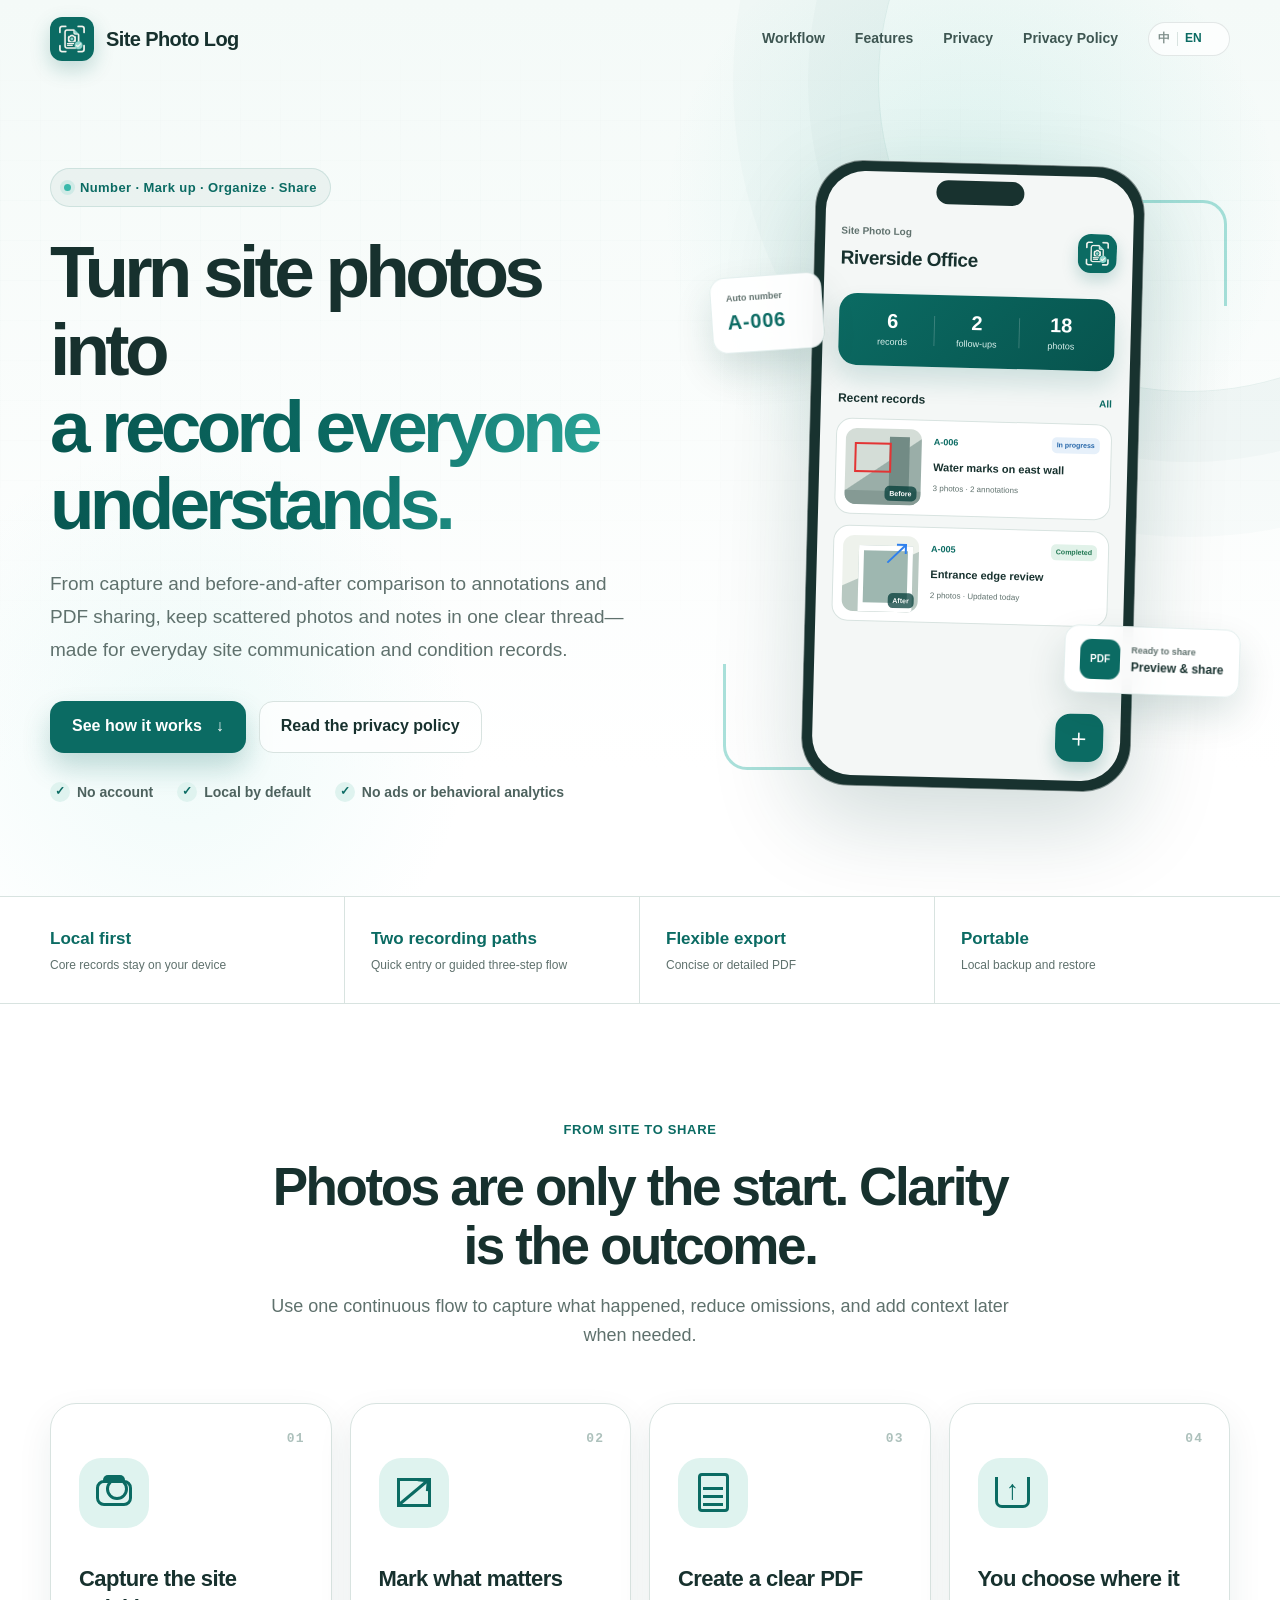
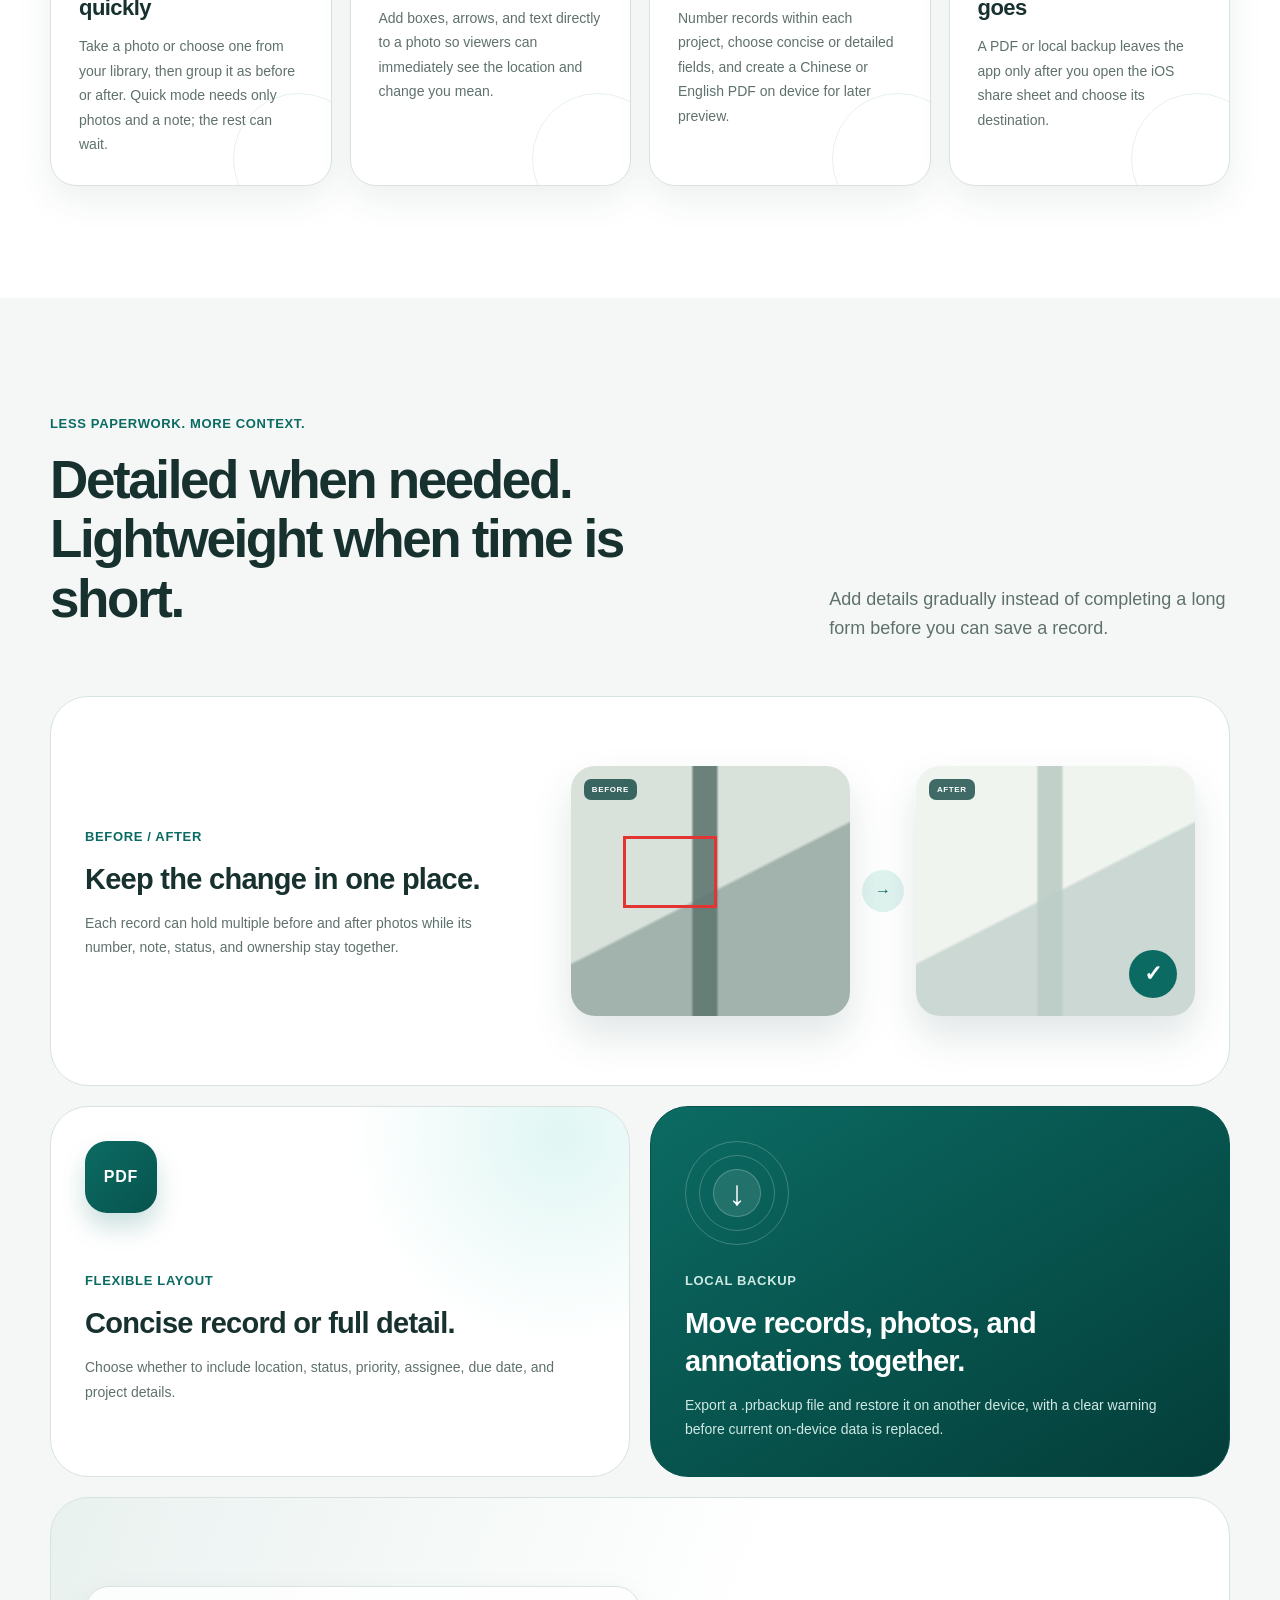
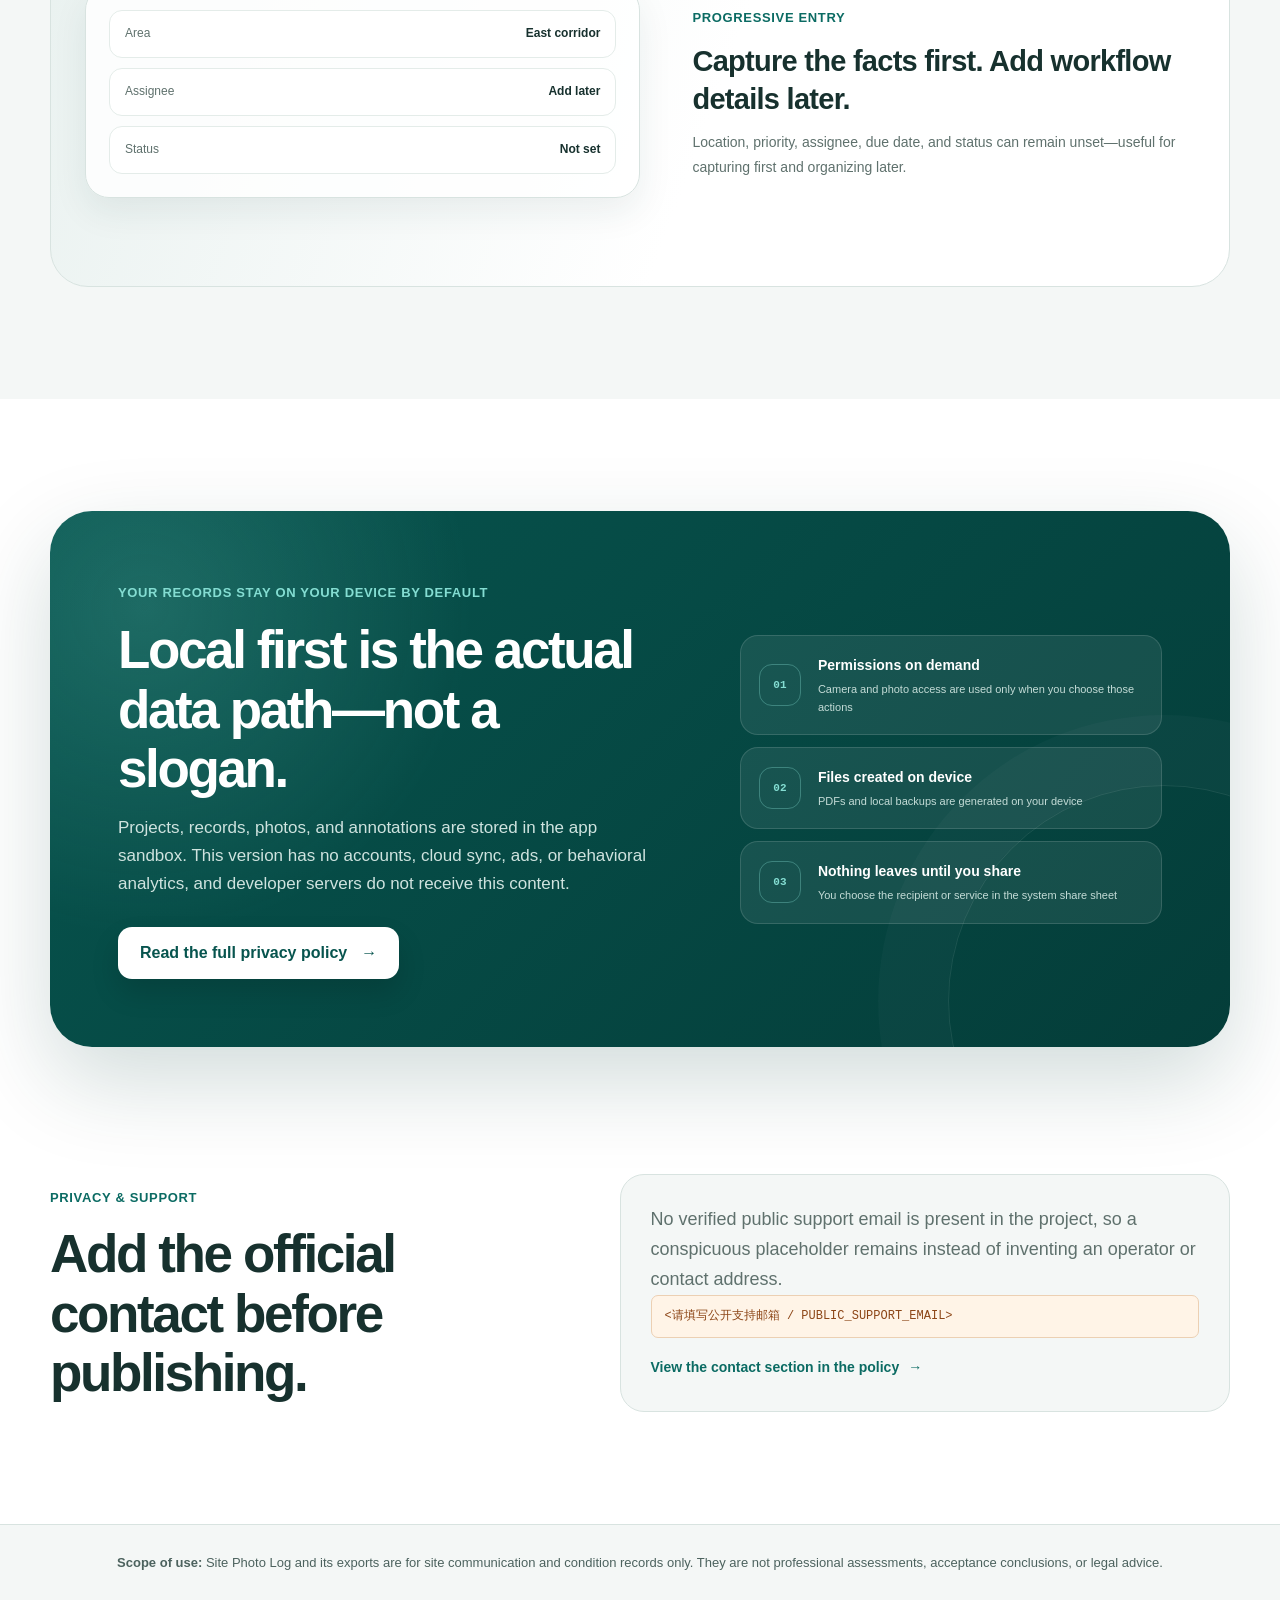
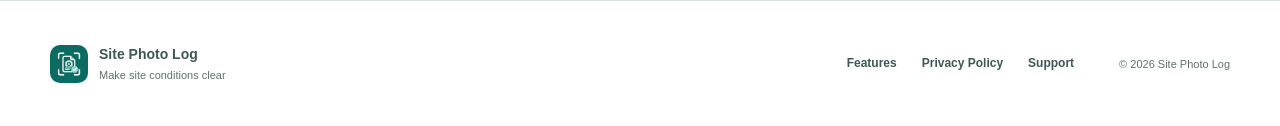
<file: website/index.html>
<!doctype html>
<html lang="zh-CN">
  <head>
    <meta charset="utf-8">
    <meta name="viewport" content="width=device-width, initial-scale=1">
    <meta name="theme-color" content="#0b6b63">
    <meta name="color-scheme" content="light">
    <meta
      name="description"
      content="现场照片记录是一款本地优先的 iOS 照片整理工具：拍摄、标注、编号并生成便于分享的 PDF 沟通记录。"
    >
    <meta property="og:type" content="website">
    <meta property="og:title" content="现场照片记录 — 把现场情况说清楚">
    <meta
      property="og:description"
      content="拍摄、标注、编号、整理分享。核心记录默认只保存在你的设备上。"
    >
    <meta property="og:image" content="assets/og.png">
    <meta name="twitter:card" content="summary_large_image">
    <title>现场照片记录 — 拍摄、标注、整理分享</title>
    <link rel="icon" href="assets/app-icon.png">
    <link rel="apple-touch-icon" href="assets/app-icon.png">
    <link rel="stylesheet" href="styles.css">
    <script src="site.js" defer></script>
  </head>
  <body data-page="home">
    <a class="skip-link" href="#main" data-zh="跳到主要内容" data-en="Skip to main content">跳到主要内容</a>

    <header class="site-header" data-header>
      <div class="shell header-inner">
        <a class="brand" href="#top" aria-label="现场照片记录首页">
          <img src="assets/app-icon.png" alt="" width="44" height="44">
          <span data-zh="现场照片记录" data-en="Site Photo Log">现场照片记录</span>
        </a>

        <button
          class="menu-button"
          type="button"
          aria-expanded="false"
          aria-controls="site-nav"
          data-menu-button
        >
          <span class="sr-only" data-zh="打开导航" data-en="Open navigation">打开导航</span>
          <span></span><span></span><span></span>
        </button>

        <nav class="site-nav" id="site-nav" aria-label="主要导航" data-nav>
          <a href="#workflow" data-zh="使用方式" data-en="Workflow">使用方式</a>
          <a href="#features" data-zh="功能" data-en="Features">功能</a>
          <a href="#privacy" data-zh="隐私优先" data-en="Privacy">隐私优先</a>
          <a href="privacy.html" data-language-link data-zh="隐私政策" data-en="Privacy Policy">隐私政策</a>
          <div class="language-switch" role="group" aria-label="语言 / Language">
            <button type="button" data-lang-choice="zh" aria-pressed="true">中</button>
            <span aria-hidden="true"></span>
            <button type="button" data-lang-choice="en" aria-pressed="false">EN</button>
          </div>
        </nav>
      </div>
    </header>

    <main id="main">
      <section class="hero" id="top">
        <div class="hero-grid-lines" aria-hidden="true"></div>
        <div class="shell hero-layout">
          <div class="hero-copy">
            <div class="eyebrow">
              <span class="eyebrow-dot" aria-hidden="true"></span>
              <span data-zh="编号 · 标注 · 整理分享" data-en="Number · Mark up · Organize · Share">编号 · 标注 · 整理分享</span>
            </div>
            <h1>
              <span data-zh="把现场照片，" data-en="Turn site photos into">把现场照片，</span>
              <span class="accent-text" data-zh="整理成一份说得清的记录。" data-en="a record everyone understands.">整理成一份说得清的记录。</span>
            </h1>
            <p class="hero-lede" data-zh="从拍摄、前后对照到重点标注与 PDF 分享，把散乱图片和说明放回同一条清晰线索。适合日常现场沟通与情况记录。" data-en="From capture and before-and-after comparison to annotations and PDF sharing, keep scattered photos and notes in one clear thread—made for everyday site communication and condition records.">
              从拍摄、前后对照到重点标注与 PDF 分享，把散乱图片和说明放回同一条清晰线索。适合日常现场沟通与情况记录。
            </p>
            <div class="hero-actions">
              <a class="button button-primary" href="#workflow">
                <span data-zh="看看如何使用" data-en="See how it works">看看如何使用</span>
                <span aria-hidden="true">↓</span>
              </a>
              <a class="button button-secondary" href="privacy.html" data-language-link>
                <span data-zh="阅读隐私政策" data-en="Read the privacy policy">阅读隐私政策</span>
              </a>
            </div>
            <ul class="trust-list" aria-label="产品特点">
              <li><span aria-hidden="true">✓</span><span data-zh="无需注册" data-en="No account">无需注册</span></li>
              <li><span aria-hidden="true">✓</span><span data-zh="默认本地保存" data-en="Local by default">默认本地保存</span></li>
              <li><span aria-hidden="true">✓</span><span data-zh="无广告与行为分析" data-en="No ads or behavioral analytics">无广告与行为分析</span></li>
            </ul>
          </div>

          <div class="hero-product" aria-label="现场照片记录应用界面示意">
            <div class="focus-corner focus-corner-top" aria-hidden="true"></div>
            <div class="focus-corner focus-corner-bottom" aria-hidden="true"></div>
            <div class="floating-note note-number" aria-hidden="true">
              <small data-zh="自动编号" data-en="Auto number">自动编号</small>
              <strong>A-006</strong>
            </div>
            <div class="phone-frame">
              <div class="phone-sensor" aria-hidden="true"></div>
              <div class="phone-screen">
                <div class="app-topbar">
                  <div>
                    <small data-zh="现场照片记录" data-en="Site Photo Log">现场照片记录</small>
                    <strong data-zh="滨江办公区" data-en="Riverside Office">滨江办公区</strong>
                  </div>
                  <span class="app-avatar"><img src="assets/app-icon.png" alt=""></span>
                </div>
                <div class="project-summary">
                  <span><b>6</b><small data-zh="记录" data-en="records">记录</small></span>
                  <i></i>
                  <span><b>2</b><small data-zh="待跟进" data-en="follow-ups">待跟进</small></span>
                  <i></i>
                  <span><b>18</b><small data-zh="照片" data-en="photos">照片</small></span>
                </div>
                <div class="record-heading">
                  <strong data-zh="最近记录" data-en="Recent records">最近记录</strong>
                  <span data-zh="全部" data-en="All">全部</span>
                </div>
                <article class="record-card">
                  <div class="record-photo photo-one">
                    <span class="annotation-box" aria-hidden="true"></span>
                    <span class="photo-label" data-zh="处理前" data-en="Before">处理前</span>
                  </div>
                  <div class="record-copy">
                    <div><span>A-006</span><em data-zh="处理中" data-en="In progress">处理中</em></div>
                    <strong data-zh="东侧墙面渗水痕迹" data-en="Water marks on east wall">东侧墙面渗水痕迹</strong>
                    <small data-zh="3 张照片 · 2 个标注" data-en="3 photos · 2 annotations">3 张照片 · 2 个标注</small>
                  </div>
                </article>
                <article class="record-card">
                  <div class="record-photo photo-two">
                    <span class="annotation-arrow" aria-hidden="true"></span>
                    <span class="photo-label" data-zh="处理后" data-en="After">处理后</span>
                  </div>
                  <div class="record-copy">
                    <div><span>A-005</span><em class="status-done" data-zh="已完成" data-en="Completed">已完成</em></div>
                    <strong data-zh="入口收边复核" data-en="Entrance edge review">入口收边复核</strong>
                    <small data-zh="2 张照片 · 今天更新" data-en="2 photos · Updated today">2 张照片 · 今天更新</small>
                  </div>
                </article>
                <button class="fake-fab" type="button" tabindex="-1" aria-hidden="true">＋</button>
              </div>
            </div>
            <div class="floating-note note-share" aria-hidden="true">
              <span>PDF</span>
              <div><small data-zh="整理完成" data-en="Ready to share">整理完成</small><strong data-zh="可预览与分享" data-en="Preview &amp; share">可预览与分享</strong></div>
            </div>
          </div>
        </div>
      </section>

      <section class="principles" aria-label="产品原则">
        <div class="shell principle-grid">
          <div><strong data-zh="本地优先" data-en="Local first">本地优先</strong><span data-zh="核心记录默认不上传" data-en="Core records stay on your device">核心记录默认不上传</span></div>
          <div><strong data-zh="两种记录路径" data-en="Two recording paths">两种记录路径</strong><span data-zh="快速图文或三步完整记录" data-en="Quick entry or guided three-step flow">快速图文或三步完整记录</span></div>
          <div><strong data-zh="灵活导出" data-en="Flexible export">灵活导出</strong><span data-zh="简洁或完整 PDF" data-en="Concise or detailed PDF">简洁或完整 PDF</span></div>
          <div><strong data-zh="可迁移" data-en="Portable">可迁移</strong><span data-zh="本地备份与恢复" data-en="Local backup and restore">本地备份与恢复</span></div>
        </div>
      </section>

      <section class="section workflow-section" id="workflow">
        <div class="shell">
          <div class="section-heading centered">
            <span class="section-kicker" data-zh="从现场到分享" data-en="From site to share">从现场到分享</span>
            <h2 data-zh="照片不是终点，清楚的沟通才是。" data-en="Photos are only the start. Clarity is the outcome.">照片不是终点，清楚的沟通才是。</h2>
            <p data-zh="用一个连续流程把现场情况记录下来，减少遗漏，也方便稍后继续补充。" data-en="Use one continuous flow to capture what happened, reduce omissions, and add context later when needed.">用一个连续流程把现场情况记录下来，减少遗漏，也方便稍后继续补充。</p>
          </div>

          <div class="workflow-grid">
            <article class="workflow-card">
              <span class="step-index">01</span>
              <div class="step-icon camera-icon" aria-hidden="true"><i></i></div>
              <h3 data-zh="快速拍下现场" data-en="Capture the site quickly">快速拍下现场</h3>
              <p data-zh="从相机拍摄或相册导入，按处理前、处理后归类。快速模式只需照片与说明，其他字段以后再补。" data-en="Take a photo or choose one from your library, then group it as before or after. Quick mode needs only photos and a note; the rest can wait.">从相机拍摄或相册导入，按处理前、处理后归类。快速模式只需照片与说明，其他字段以后再补。</p>
            </article>
            <article class="workflow-card">
              <span class="step-index">02</span>
              <div class="step-icon mark-icon" aria-hidden="true"><i></i><b></b></div>
              <h3 data-zh="把重点标出来" data-en="Mark what matters">把重点标出来</h3>
              <p data-zh="使用方框、箭头和文字直接标注照片，让查看者不用猜测你想说明的位置与变化。" data-en="Add boxes, arrows, and text directly to a photo so viewers can immediately see the location and change you mean.">使用方框、箭头和文字直接标注照片，让查看者不用猜测你想说明的位置与变化。</p>
            </article>
            <article class="workflow-card">
              <span class="step-index">03</span>
              <div class="step-icon document-icon" aria-hidden="true"><i></i><b></b></div>
              <h3 data-zh="整理成清晰 PDF" data-en="Create a clear PDF">整理成清晰 PDF</h3>
              <p data-zh="按项目自动编号，选择简洁或完整字段，在设备上生成中文或英文 PDF，并随时再次预览。" data-en="Number records within each project, choose concise or detailed fields, and create a Chinese or English PDF on device for later preview.">按项目自动编号，选择简洁或完整字段，在设备上生成中文或英文 PDF，并随时再次预览。</p>
            </article>
            <article class="workflow-card">
              <span class="step-index">04</span>
              <div class="step-icon share-icon" aria-hidden="true"><i>↑</i></div>
              <h3 data-zh="由你决定发给谁" data-en="You choose where it goes">由你决定发给谁</h3>
              <p data-zh="只有在你主动打开 iOS 系统分享面板后，PDF 或本地备份才会离开应用，接收方由你选择。" data-en="A PDF or local backup leaves the app only after you open the iOS share sheet and choose its destination.">只有在你主动打开 iOS 系统分享面板后，PDF 或本地备份才会离开应用，接收方由你选择。</p>
            </article>
          </div>
        </div>
      </section>

      <section class="section features-section" id="features">
        <div class="shell">
          <div class="section-heading split-heading">
            <div>
              <span class="section-kicker" data-zh="少一点表格，多一点现场" data-en="Less paperwork. More context.">少一点表格，多一点现场</span>
              <h2 data-zh="需要时够完整，赶时间时够轻。" data-en="Detailed when needed. Lightweight when time is short.">需要时够完整，赶时间时够轻。</h2>
            </div>
            <p data-zh="信息可以逐步补齐，不必为了创建一条记录先完成一份长表单。" data-en="Add details gradually instead of completing a long form before you can save a record.">信息可以逐步补齐，不必为了创建一条记录先完成一份长表单。</p>
          </div>

          <div class="feature-bento">
            <article class="feature-tile feature-wide compare-feature">
              <div class="feature-copy">
                <span class="mini-kicker" data-zh="处理前 / 处理后" data-en="Before / After">处理前 / 处理后</span>
                <h3 data-zh="同一件事，变化前后放在一起。" data-en="Keep the change in one place.">同一件事，变化前后放在一起。</h3>
                <p data-zh="每条记录可包含多张处理前与处理后照片，编号、说明、状态和责任信息始终归在同一条记录下。" data-en="Each record can hold multiple before and after photos while its number, note, status, and ownership stay together.">每条记录可包含多张处理前与处理后照片，编号、说明、状态和责任信息始终归在同一条记录下。</p>
              </div>
              <div class="comparison-demo" aria-hidden="true">
                <div class="demo-photo demo-before"><span>BEFORE</span><i></i></div>
                <div class="comparison-arrow">→</div>
                <div class="demo-photo demo-after"><span>AFTER</span><b>✓</b></div>
              </div>
            </article>

            <article class="feature-tile pdf-feature">
              <span class="feature-badge">PDF</span>
              <span class="mini-kicker" data-zh="按需排版" data-en="Flexible layout">按需排版</span>
              <h3 data-zh="简洁记录或完整资料。" data-en="Concise record or full detail.">简洁记录或完整资料。</h3>
              <p data-zh="自行决定是否包含位置、状态、优先级、负责人、期限与项目资料。" data-en="Choose whether to include location, status, priority, assignee, due date, and project details.">自行决定是否包含位置、状态、优先级、负责人、期限与项目资料。</p>
            </article>

            <article class="feature-tile backup-feature">
              <div class="backup-rings" aria-hidden="true"><span></span><span></span><span></span><i>↓</i></div>
              <span class="mini-kicker" data-zh="本地备份" data-en="Local backup">本地备份</span>
              <h3 data-zh="记录、照片与标注一起带走。" data-en="Move records, photos, and annotations together.">记录、照片与标注一起带走。</h3>
              <p data-zh="导出 .prbackup 文件，并在另一台设备恢复。恢复前会明确提示替换当前本机数据。" data-en="Export a .prbackup file and restore it on another device, with a clear warning before current on-device data is replaced.">导出 .prbackup 文件，并在另一台设备恢复。恢复前会明确提示替换当前本机数据。</p>
            </article>

            <article class="feature-tile feature-wide field-feature">
              <div class="field-demo" aria-hidden="true">
                <span><i data-zh="区域" data-en="Area">区域</i><b data-zh="东侧走廊" data-en="East corridor">东侧走廊</b></span>
                <span><i data-zh="负责人" data-en="Assignee">负责人</i><b data-zh="稍后补充" data-en="Add later">稍后补充</b></span>
                <span><i data-zh="状态" data-en="Status">状态</i><b data-zh="未设置" data-en="Not set">未设置</b></span>
              </div>
              <div class="feature-copy">
                <span class="mini-kicker" data-zh="渐进填写" data-en="Progressive entry">渐进填写</span>
                <h3 data-zh="先把事实留下，再补责任与进度。" data-en="Capture the facts first. Add workflow details later.">先把事实留下，再补责任与进度。</h3>
                <p data-zh="位置、优先级、负责人、期限与处理状态都可以保持未设置，适合现场先记录、会后再整理。" data-en="Location, priority, assignee, due date, and status can remain unset—useful for capturing first and organizing later.">位置、优先级、负责人、期限与处理状态都可以保持未设置，适合现场先记录、会后再整理。</p>
              </div>
            </article>
          </div>
        </div>
      </section>

      <section class="section privacy-section" id="privacy">
        <div class="shell privacy-panel">
          <div class="privacy-copy">
            <span class="section-kicker light-kicker" data-zh="你的记录，默认留在你的设备" data-en="Your records stay on your device by default">你的记录，默认留在你的设备</span>
            <h2 data-zh="本地优先不是口号，是当前版本的数据路径。" data-en="Local first is the actual data path—not a slogan.">本地优先不是口号，是当前版本的数据路径。</h2>
            <p data-zh="项目、记录、照片与标注保存在应用沙盒中。当前版本没有账号、云同步、广告或用户行为分析；开发者服务器不会接收这些内容。" data-en="Projects, records, photos, and annotations are stored in the app sandbox. This version has no accounts, cloud sync, ads, or behavioral analytics, and developer servers do not receive this content.">项目、记录、照片与标注保存在应用沙盒中。当前版本没有账号、云同步、广告或用户行为分析；开发者服务器不会接收这些内容。</p>
            <a class="button button-light" href="privacy.html" data-language-link>
              <span data-zh="查看完整隐私政策" data-en="Read the full privacy policy">查看完整隐私政策</span>
              <span aria-hidden="true">→</span>
            </a>
          </div>
          <ul class="privacy-facts">
            <li><span aria-hidden="true">01</span><div><strong data-zh="按需请求权限" data-en="Permissions on demand">按需请求权限</strong><small data-zh="仅在拍照或选择照片时使用相机与相册权限" data-en="Camera and photo access are used only when you choose those actions">仅在拍照或选择照片时使用相机与相册权限</small></div></li>
            <li><span aria-hidden="true">02</span><div><strong data-zh="设备内生成文件" data-en="Files created on device">设备内生成文件</strong><small data-zh="PDF 与本地备份都在设备上生成" data-en="PDFs and local backups are generated on your device">PDF 与本地备份都在设备上生成</small></div></li>
            <li><span aria-hidden="true">03</span><div><strong data-zh="主动分享才会离开" data-en="Nothing leaves until you share">主动分享才会离开</strong><small data-zh="接收方或第三方服务由你在系统面板中选择" data-en="You choose the recipient or service in the system share sheet">接收方或第三方服务由你在系统面板中选择</small></div></li>
          </ul>
        </div>
      </section>

      <section class="section support-section" id="support">
        <div class="shell support-grid">
          <div>
            <span class="section-kicker" data-zh="隐私与支持" data-en="Privacy & support">隐私与支持</span>
            <h2 data-zh="发布前，请补充正式联系方式。" data-en="Add the official contact before publishing.">发布前，请补充正式联系方式。</h2>
          </div>
          <div class="support-card">
            <p data-zh="当前项目中没有可核实的公开支持邮箱，因此这里保留了醒目的占位值，避免代替你编造运营者或联系方式。" data-en="No verified public support email is present in the project, so a conspicuous placeholder remains instead of inventing an operator or contact address.">当前项目中没有可核实的公开支持邮箱，因此这里保留了醒目的占位值，避免代替你编造运营者或联系方式。</p>
            <code>&lt;请填写公开支持邮箱 / PUBLIC_SUPPORT_EMAIL&gt;</code>
            <a href="privacy.html#contact" data-language-link data-anchor-zh="contact" data-anchor-en="en-contact"><span data-zh="查看政策中的联系说明" data-en="View the contact section in the policy">查看政策中的联系说明</span> <span aria-hidden="true">→</span></a>
          </div>
        </div>
      </section>

      <section class="use-notice">
        <div class="shell">
          <p><strong data-zh="使用边界：" data-en="Scope of use: ">使用边界：</strong><span data-zh="现场照片记录及其导出内容仅用于现场沟通与情况记录，不构成专业鉴定、验收结论或法律意见。" data-en="Site Photo Log and its exports are for site communication and condition records only. They are not professional assessments, acceptance conclusions, or legal advice.">现场照片记录及其导出内容仅用于现场沟通与情况记录，不构成专业鉴定、验收结论或法律意见。</span></p>
        </div>
      </section>
    </main>

    <footer class="site-footer">
      <div class="shell footer-inner">
        <div class="footer-brand">
          <img src="assets/app-icon.png" alt="" width="38" height="38">
          <div><strong data-zh="现场照片记录" data-en="Site Photo Log">现场照片记录</strong><small data-zh="把现场情况整理清楚" data-en="Make site conditions clear">把现场情况整理清楚</small></div>
        </div>
        <nav aria-label="页脚导航">
          <a href="#features" data-zh="功能" data-en="Features">功能</a>
          <a href="privacy.html" data-language-link data-zh="隐私政策" data-en="Privacy Policy">隐私政策</a>
          <a href="#support" data-zh="支持" data-en="Support">支持</a>
        </nav>
        <p>© <span data-current-year>2026</span> <span data-zh="现场照片记录" data-en="Site Photo Log">现场照片记录</span></p>
      </div>
    </footer>
  </body>
</html>
</file>
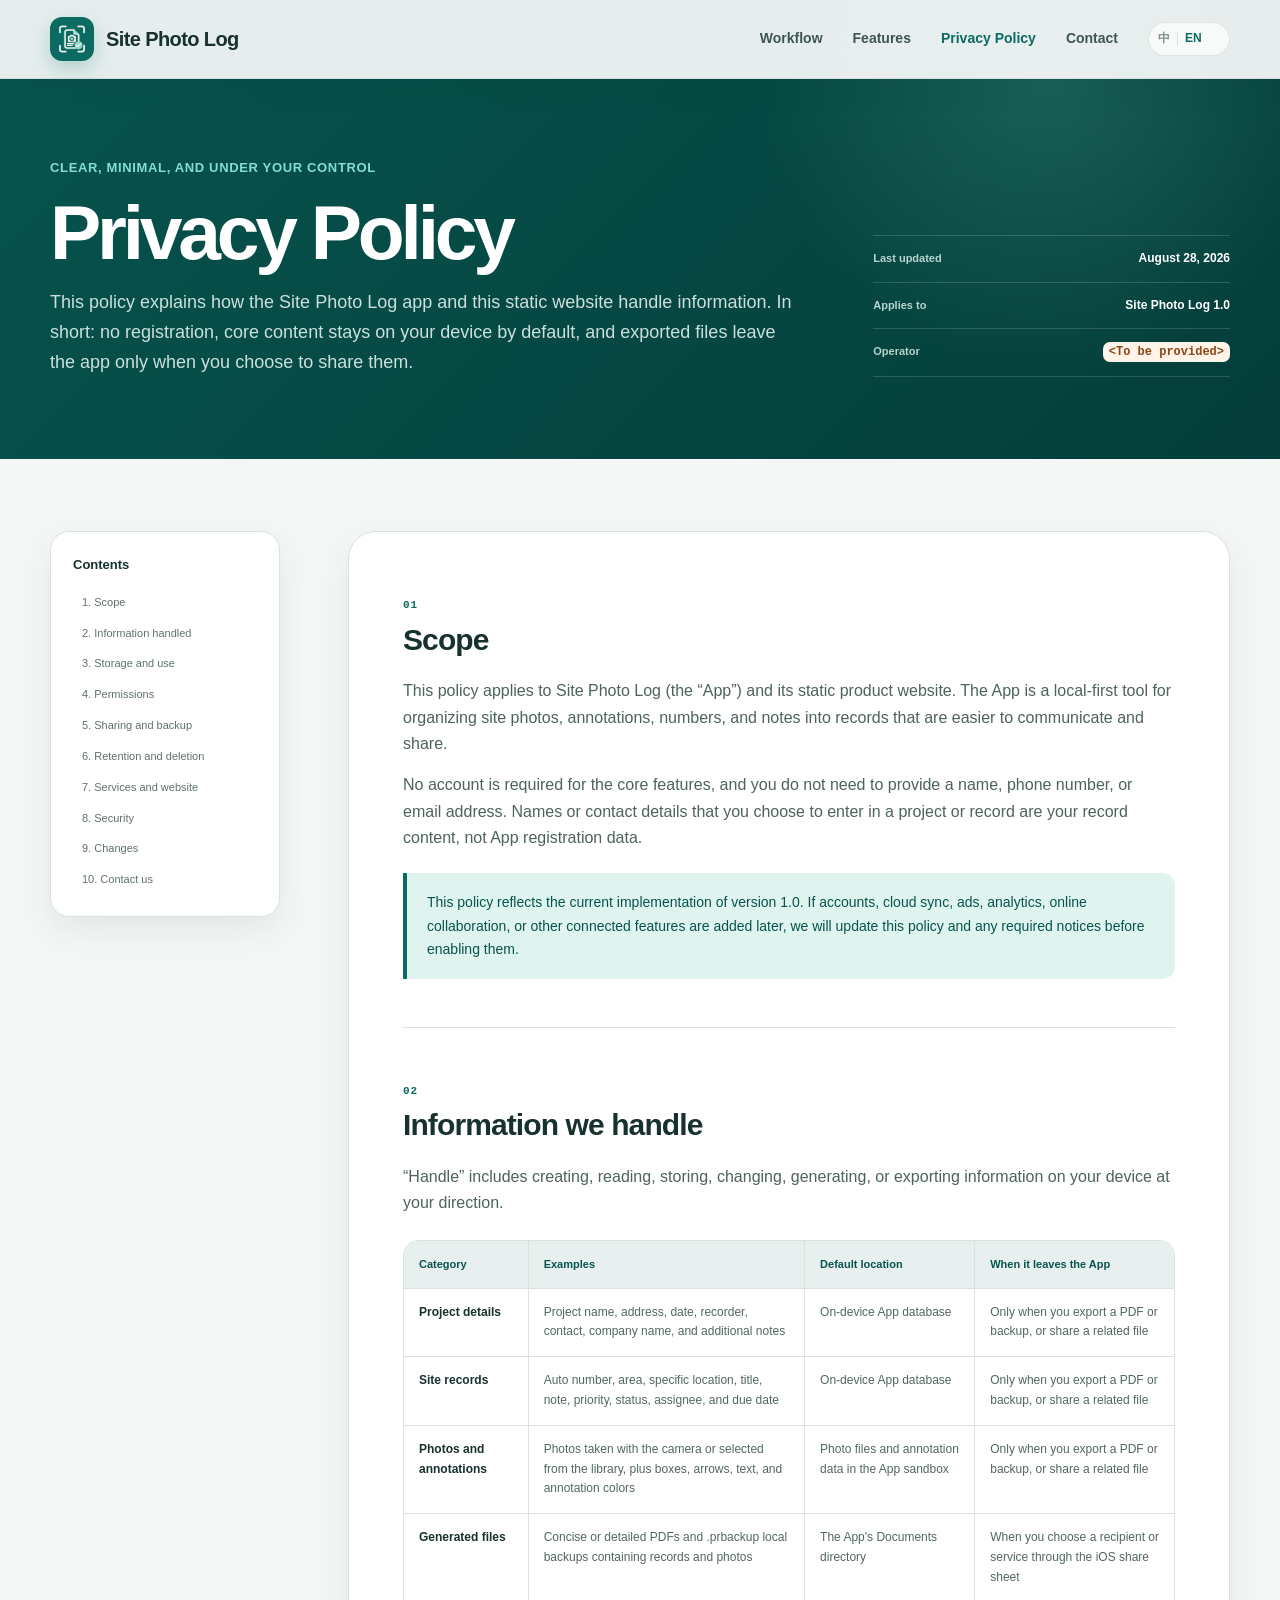
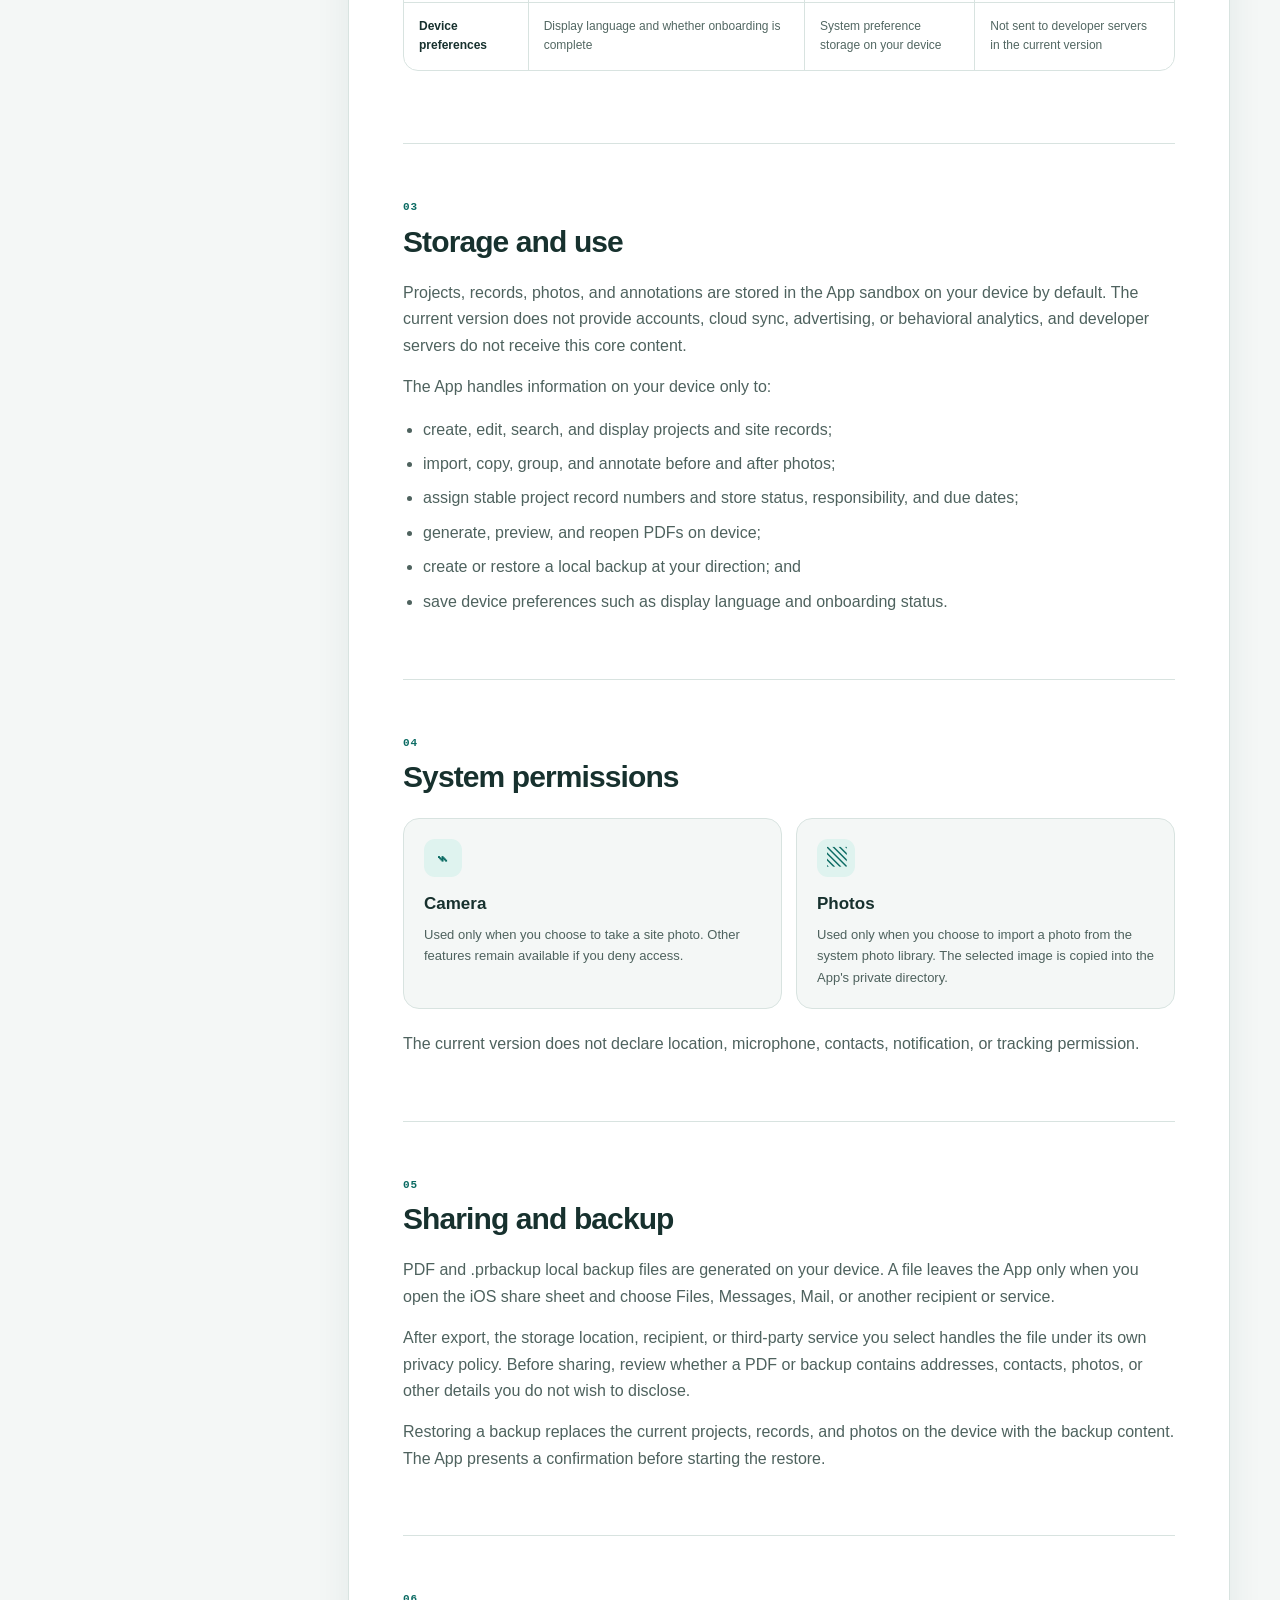
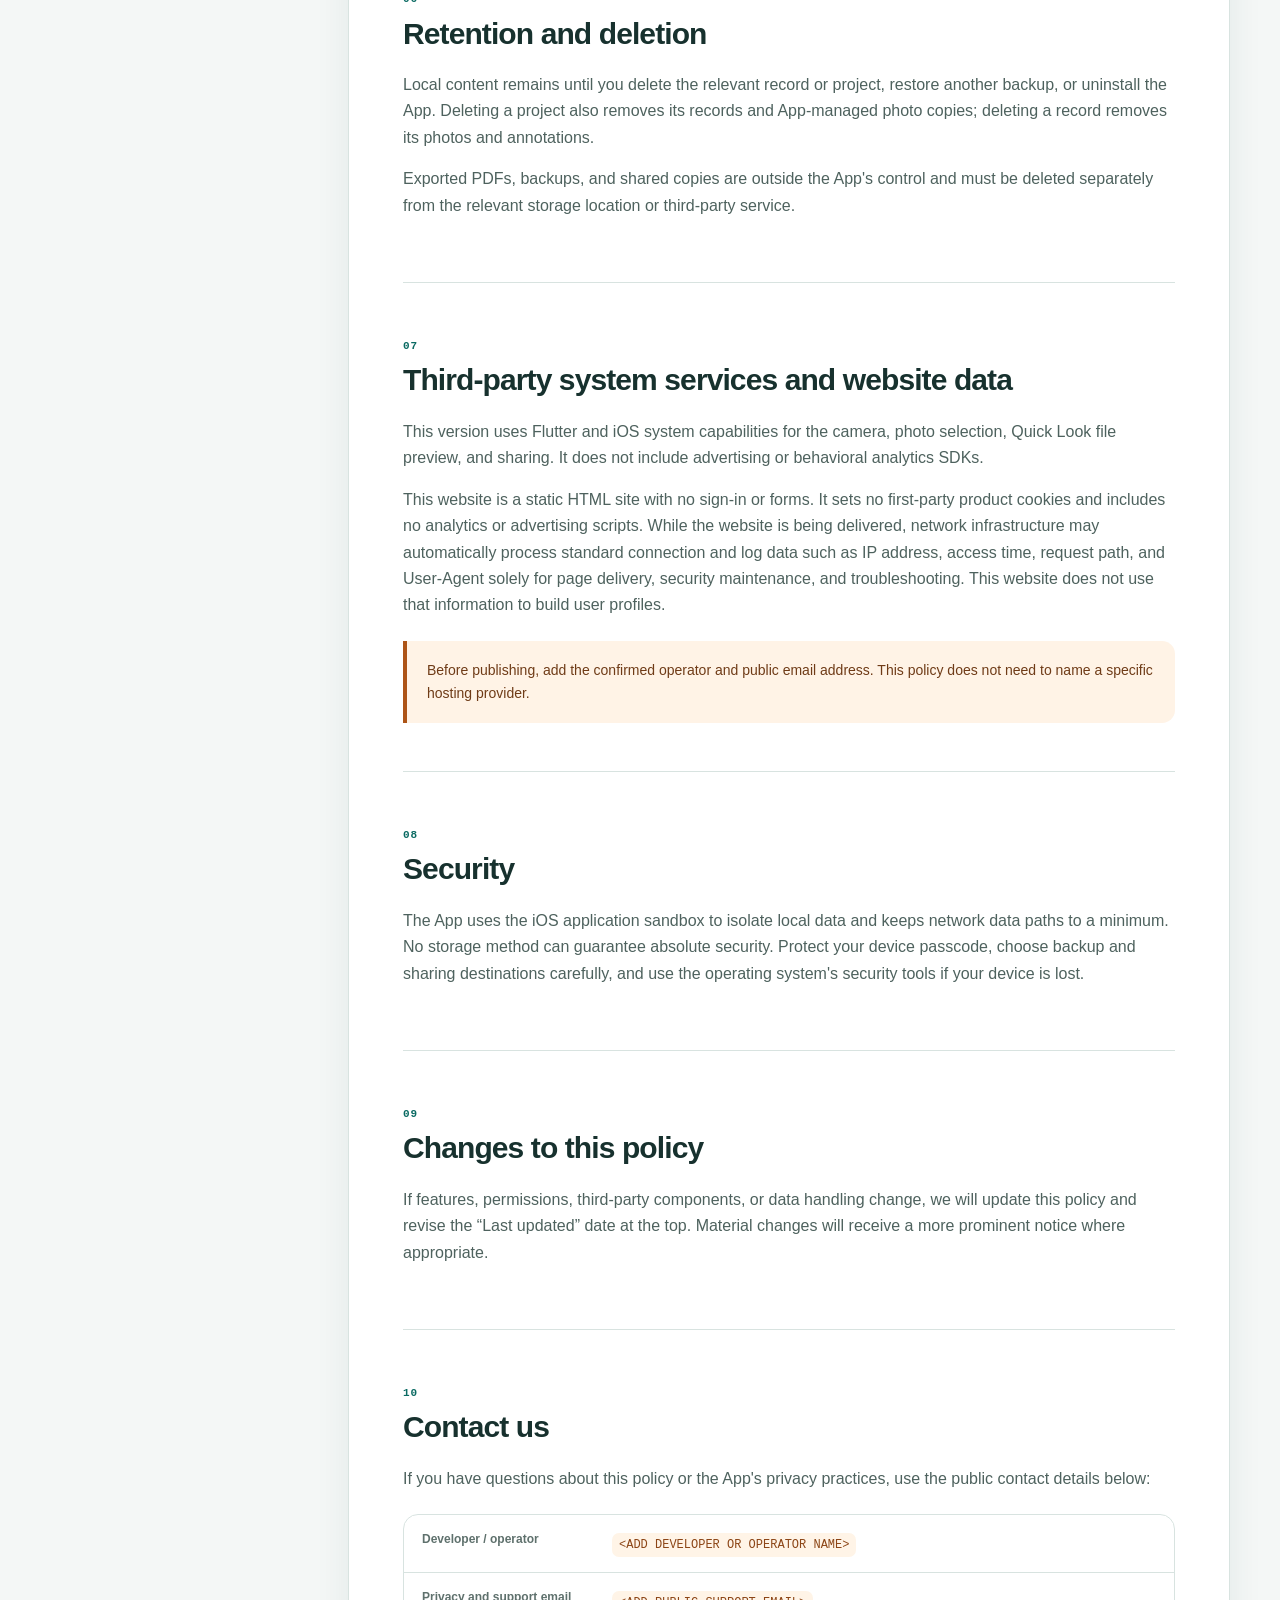
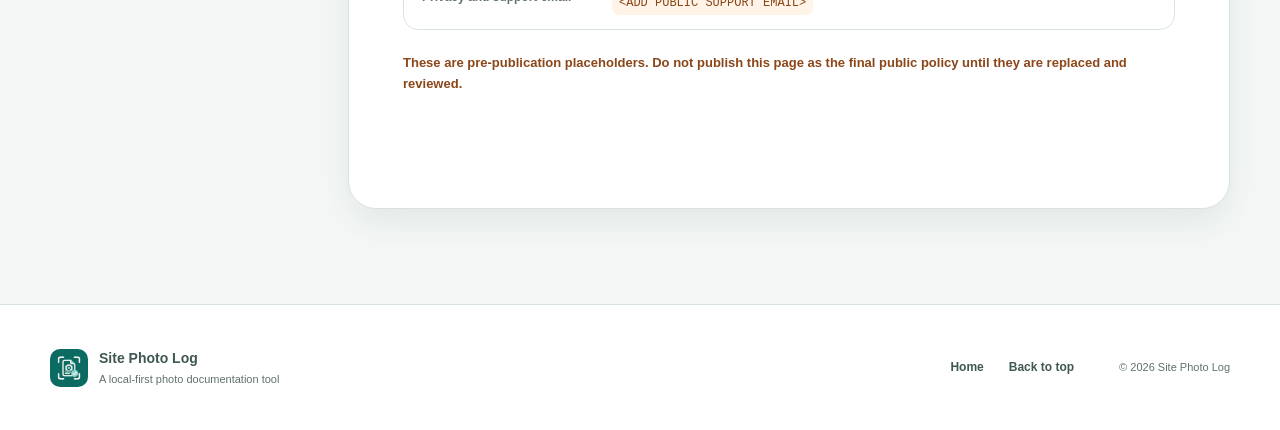
<file: website/privacy.html>
<!doctype html>
<html lang="zh-CN">
  <head>
    <meta charset="utf-8">
    <meta name="viewport" content="width=device-width, initial-scale=1">
    <meta name="theme-color" content="#07544e">
    <meta name="color-scheme" content="light">
    <meta
      name="description"
      content="现场照片记录隐私政策：了解项目、记录、照片、标注、PDF 与本地备份如何在设备上处理。"
    >
    <meta property="og:type" content="website">
    <meta property="og:title" content="现场照片记录隐私政策">
    <meta
      property="og:description"
      content="了解现场照片记录的本地存储、系统权限、分享、备份与删除方式。"
    >
    <meta property="og:image" content="assets/og.png">
    <meta name="twitter:card" content="summary_large_image">
    <title>现场照片记录隐私政策</title>
    <link rel="icon" href="assets/app-icon.png">
    <link rel="apple-touch-icon" href="assets/app-icon.png">
    <link rel="stylesheet" href="styles.css">
    <script src="site.js" defer></script>
  </head>
  <body class="legal-page" data-page="privacy">
    <a class="skip-link" href="#policy" data-zh="跳到隐私政策" data-en="Skip to privacy policy">跳到隐私政策</a>

    <header class="site-header is-scrolled" data-header>
      <div class="shell header-inner">
        <a class="brand" href="index.html" data-language-link aria-label="现场照片记录首页">
          <img src="assets/app-icon.png" alt="" width="44" height="44">
          <span data-zh="现场照片记录" data-en="Site Photo Log">现场照片记录</span>
        </a>

        <button
          class="menu-button"
          type="button"
          aria-expanded="false"
          aria-controls="site-nav"
          data-menu-button
        >
          <span class="sr-only" data-zh="打开导航" data-en="Open navigation">打开导航</span>
          <span></span><span></span><span></span>
        </button>

        <nav class="site-nav" id="site-nav" aria-label="主要导航" data-nav>
          <a href="index.html#workflow" data-language-link data-zh="使用方式" data-en="Workflow">使用方式</a>
          <a href="index.html#features" data-language-link data-zh="功能" data-en="Features">功能</a>
          <a href="privacy.html" data-language-link aria-current="page" data-zh="隐私政策" data-en="Privacy Policy">隐私政策</a>
          <a href="#contact" data-anchor-zh="contact" data-anchor-en="en-contact" data-zh="联系" data-en="Contact">联系</a>
          <div class="language-switch" role="group" aria-label="语言 / Language">
            <button type="button" data-lang-choice="zh" aria-pressed="true">中</button>
            <span aria-hidden="true"></span>
            <button type="button" data-lang-choice="en" aria-pressed="false">EN</button>
          </div>
        </nav>
      </div>
    </header>

    <main id="policy">
      <section class="legal-hero">
        <div class="shell legal-hero-inner">
          <div>
            <span class="section-kicker light-kicker" data-zh="清楚、克制、由你掌控" data-en="Clear, minimal, and under your control">清楚、克制、由你掌控</span>
            <h1 data-zh="隐私政策" data-en="Privacy Policy">隐私政策</h1>
            <p data-zh="本政策说明“现场照片记录”App 与本静态官网如何处理信息。简单来说：无需注册，核心内容默认保存在本机，只有你主动分享时，导出文件才会离开应用。" data-en="This policy explains how the Site Photo Log app and this static website handle information. In short: no registration, core content stays on your device by default, and exported files leave the app only when you choose to share them.">本政策说明“现场照片记录”App 与本静态官网如何处理信息。简单来说：无需注册，核心内容默认保存在本机，只有你主动分享时，导出文件才会离开应用。</p>
          </div>
          <dl class="policy-meta">
            <div><dt data-zh="最后更新" data-en="Last updated">最后更新</dt><dd data-zh="2026 年 8 月 28 日" data-en="August 28, 2026">2026 年 8 月 28 日</dd></div>
            <div><dt data-zh="适用版本" data-en="Applies to">适用版本</dt><dd data-zh="现场照片记录 1.0" data-en="Site Photo Log 1.0">现场照片记录 1.0</dd></div>
            <div><dt data-zh="运营者" data-en="Operator">运营者</dt><dd><code data-zh="&lt;请填写&gt;" data-en="&lt;To be provided&gt;">&lt;请填写&gt;</code></dd></div>
          </dl>
        </div>
      </section>

      <section class="legal-content section">
        <div class="shell legal-layout">
          <aside class="policy-toc" aria-label="隐私政策目录">
            <strong data-zh="目录" data-en="Contents">目录</strong>
            <nav>
              <a href="#scope" data-anchor-zh="scope" data-anchor-en="en-scope" data-zh="1. 适用范围" data-en="1. Scope">1. 适用范围</a>
              <a href="#data" data-anchor-zh="data" data-anchor-en="en-data" data-zh="2. 我们处理的信息" data-en="2. Information handled">2. 我们处理的信息</a>
              <a href="#storage" data-anchor-zh="storage" data-anchor-en="en-storage" data-zh="3. 存储与用途" data-en="3. Storage and use">3. 存储与用途</a>
              <a href="#permissions" data-anchor-zh="permissions" data-anchor-en="en-permissions" data-zh="4. 系统权限" data-en="4. Permissions">4. 系统权限</a>
              <a href="#sharing" data-anchor-zh="sharing" data-anchor-en="en-sharing" data-zh="5. 分享与备份" data-en="5. Sharing and backup">5. 分享与备份</a>
              <a href="#retention" data-anchor-zh="retention" data-anchor-en="en-retention" data-zh="6. 保留与删除" data-en="6. Retention and deletion">6. 保留与删除</a>
              <a href="#services" data-anchor-zh="services" data-anchor-en="en-services" data-zh="7. 第三方与官网" data-en="7. Services and website">7. 第三方与官网</a>
              <a href="#security" data-anchor-zh="security" data-anchor-en="en-security" data-zh="8. 安全" data-en="8. Security">8. 安全</a>
              <a href="#changes" data-anchor-zh="changes" data-anchor-en="en-changes" data-zh="9. 政策更新" data-en="9. Changes">9. 政策更新</a>
              <a href="#contact" data-anchor-zh="contact" data-anchor-en="en-contact" data-zh="10. 联系我们" data-en="10. Contact us">10. 联系我们</a>
            </nav>
          </aside>

          <article class="policy-article">
            <div class="policy-language" data-policy-language="zh">
              <section id="scope">
                <span class="policy-number">01</span>
                <h2>适用范围</h2>
                <p>本政策适用于“现场照片记录”（下称“本 App”）及其静态产品官网。本 App 是一款本地优先的现场照片整理工具，用于将照片、标注、编号与说明整理为便于沟通和分享的记录。</p>
                <p>使用核心功能不需要创建账号，也无需提供姓名、手机号或电子邮箱。你在项目或记录中主动填写的姓名、联系人等内容属于你选择记录的业务内容，并非本 App 的注册资料。</p>
                <div class="policy-callout">本政策根据 1.0 版本当前实现撰写。如果以后增加账号、云同步、广告、分析、在线协作或其他联网功能，我们会在启用前更新政策与必要提示。</div>
              </section>

              <section id="data">
                <span class="policy-number">02</span>
                <h2>我们处理的信息</h2>
                <p>这里的“处理”包括在你的设备上创建、读取、保存、修改、生成文件或按你的指令导出信息。</p>
                <div class="policy-table-wrap">
                  <table class="policy-table">
                    <thead><tr><th>类别</th><th>示例</th><th>默认位置</th><th>何时离开本 App</th></tr></thead>
                    <tbody>
                      <tr><td>项目资料</td><td>项目名称、地址、日期、记录人、联系人、公司名称与补充说明</td><td>设备上的应用数据库</td><td>仅在你主动导出 PDF、备份或分享相关文件时</td></tr>
                      <tr><td>现场记录</td><td>自动编号、区域、具体位置、标题、说明、优先级、处理状态、负责人和期限</td><td>设备上的应用数据库</td><td>仅在你主动导出 PDF、备份或分享相关文件时</td></tr>
                      <tr><td>照片与标注</td><td>相机拍摄或从相册选择的照片，以及方框、箭头、文字标注和颜色</td><td>应用沙盒中的照片文件与标注数据</td><td>仅在你主动导出 PDF、备份或分享相关文件时</td></tr>
                      <tr><td>生成文件</td><td>简洁或完整 PDF、包含记录与照片的 .prbackup 本地备份</td><td>应用 Documents 目录</td><td>你通过 iOS 系统分享面板选择接收方或服务时</td></tr>
                      <tr><td>本机偏好</td><td>显示语言、首次引导是否完成等设置</td><td>设备上的系统偏好存储</td><td>当前版本不会发送给开发者服务器</td></tr>
                    </tbody>
                  </table>
                </div>
              </section>

              <section id="storage">
                <span class="policy-number">03</span>
                <h2>存储与用途</h2>
                <p>项目、记录、照片和标注默认保存在本设备的应用沙盒中。当前版本不提供账号、云同步、广告或用户行为分析服务，开发者服务器不会接收这些核心内容。</p>
                <p>本 App 仅为以下目的在设备上处理信息：</p>
                <ul>
                  <li>创建、编辑、搜索与展示项目和现场记录；</li>
                  <li>导入、复制、归类并标注处理前与处理后照片；</li>
                  <li>为项目内记录分配稳定编号并保存状态、责任与期限；</li>
                  <li>在设备上生成、预览与再次打开 PDF；</li>
                  <li>按你的指令创建或恢复本地备份；</li>
                  <li>保存显示语言和首次引导状态等本机偏好。</li>
                </ul>
              </section>

              <section id="permissions">
                <span class="policy-number">04</span>
                <h2>系统权限</h2>
                <div class="permission-grid">
                  <article><span aria-hidden="true">⌁</span><h3>相机</h3><p>仅在你选择拍摄现场照片时使用。拒绝后仍可使用不依赖相机的功能。</p></article>
                  <article><span aria-hidden="true">▧</span><h3>照片</h3><p>仅在你选择从系统相册导入照片时使用。所选照片会被复制到本 App 的私有目录。</p></article>
                </div>
                <p>当前版本不声明定位、麦克风、通讯录、通知或跟踪权限。</p>
              </section>

              <section id="sharing">
                <span class="policy-number">05</span>
                <h2>分享与备份</h2>
                <p>PDF 和 .prbackup 本地备份都在设备上生成。只有当你主动打开 iOS 系统分享面板，并选择“文件”、信息、邮件或其他接收方/服务时，文件才会离开本 App。</p>
                <p>文件导出后，将由你选择的存储位置、接收方或第三方服务按照其自身隐私政策处理。请在分享前检查 PDF 或备份中是否包含地址、联系人、照片或其他不希望披露的信息。</p>
                <p>恢复备份会以备份内容替换当前本机的项目、记录和照片。执行恢复前，本 App 会显示确认提示。</p>
              </section>

              <section id="retention">
                <span class="policy-number">06</span>
                <h2>保留与删除</h2>
                <p>本地内容会保留到你删除相关记录或项目、恢复其他备份，或卸载本 App。删除项目会同时删除其记录与本 App 管理的照片副本；删除单条记录会同时删除对应照片与标注。</p>
                <p>已导出的 PDF、备份及已分享的副本不在本 App 控制范围内，需要你前往相应存储位置或第三方服务中另行删除。</p>
              </section>

              <section id="services">
                <span class="policy-number">07</span>
                <h2>第三方系统能力与官网数据</h2>
                <p>本版本使用 Flutter 以及 iOS 提供的相机、系统照片选择器、Quick Look 文件预览和系统分享能力，不包含广告或用户行为分析 SDK。</p>
                <p>本官网是无登录、无表单的静态 HTML 页面，不设置产品自有 Cookie，也没有接入分析或广告脚本。网站正常提供服务时，网络基础设施可能自动处理 IP 地址、访问时间、请求路径、User-Agent 等标准连接与日志信息，仅用于页面传输、安全维护和故障排查；本官网不会利用这些信息建立用户画像。</p>
                <div class="policy-callout warning">发布前仍需补充实际运营者与公开邮箱；本政策无需列出具体托管服务商名称。</div>
              </section>

              <section id="security">
                <span class="policy-number">08</span>
                <h2>安全</h2>
                <p>本 App 通过 iOS 应用沙盒隔离本地数据，并尽量减少网络数据路径。但任何存储方式都无法保证绝对安全。请保护设备密码、谨慎选择备份与分享目的地，并在设备丢失时及时使用系统提供的安全措施。</p>
              </section>

              <section id="changes">
                <span class="policy-number">09</span>
                <h2>政策更新</h2>
                <p>如果功能、权限、第三方组件或数据处理方式发生变化，我们会更新本政策，并修改页面顶部的“最后更新”日期。重大变化会在适当位置提供更醒目的说明。</p>
              </section>

              <section id="contact">
                <span class="policy-number">10</span>
                <h2>联系我们</h2>
                <p>如果你对本政策或本 App 的隐私处理有疑问，请使用以下公开联系方式：</p>
                <dl class="contact-details">
                  <div><dt>开发者 / 运营者</dt><dd><code>&lt;请填写开发者或运营者名称&gt;</code></dd></div>
                  <div><dt>隐私与支持邮箱</dt><dd><code>&lt;请填写公开支持邮箱&gt;</code></dd></div>
                </dl>
                <p class="placeholder-note">以上为发布前占位值。请勿在未替换并复核前将本页面作为正式公开政策发布。</p>
              </section>
            </div>

            <div class="policy-language" data-policy-language="en" hidden>
              <section id="en-scope">
                <span class="policy-number">01</span>
                <h2>Scope</h2>
                <p>This policy applies to Site Photo Log (the “App”) and its static product website. The App is a local-first tool for organizing site photos, annotations, numbers, and notes into records that are easier to communicate and share.</p>
                <p>No account is required for the core features, and you do not need to provide a name, phone number, or email address. Names or contact details that you choose to enter in a project or record are your record content, not App registration data.</p>
                <div class="policy-callout">This policy reflects the current implementation of version 1.0. If accounts, cloud sync, ads, analytics, online collaboration, or other connected features are added later, we will update this policy and any required notices before enabling them.</div>
              </section>

              <section id="en-data">
                <span class="policy-number">02</span>
                <h2>Information we handle</h2>
                <p>“Handle” includes creating, reading, storing, changing, generating, or exporting information on your device at your direction.</p>
                <div class="policy-table-wrap">
                  <table class="policy-table">
                    <thead><tr><th>Category</th><th>Examples</th><th>Default location</th><th>When it leaves the App</th></tr></thead>
                    <tbody>
                      <tr><td>Project details</td><td>Project name, address, date, recorder, contact, company name, and additional notes</td><td>On-device App database</td><td>Only when you export a PDF or backup, or share a related file</td></tr>
                      <tr><td>Site records</td><td>Auto number, area, specific location, title, note, priority, status, assignee, and due date</td><td>On-device App database</td><td>Only when you export a PDF or backup, or share a related file</td></tr>
                      <tr><td>Photos and annotations</td><td>Photos taken with the camera or selected from the library, plus boxes, arrows, text, and annotation colors</td><td>Photo files and annotation data in the App sandbox</td><td>Only when you export a PDF or backup, or share a related file</td></tr>
                      <tr><td>Generated files</td><td>Concise or detailed PDFs and .prbackup local backups containing records and photos</td><td>The App's Documents directory</td><td>When you choose a recipient or service through the iOS share sheet</td></tr>
                      <tr><td>Device preferences</td><td>Display language and whether onboarding is complete</td><td>System preference storage on your device</td><td>Not sent to developer servers in the current version</td></tr>
                    </tbody>
                  </table>
                </div>
              </section>

              <section id="en-storage">
                <span class="policy-number">03</span>
                <h2>Storage and use</h2>
                <p>Projects, records, photos, and annotations are stored in the App sandbox on your device by default. The current version does not provide accounts, cloud sync, advertising, or behavioral analytics, and developer servers do not receive this core content.</p>
                <p>The App handles information on your device only to:</p>
                <ul>
                  <li>create, edit, search, and display projects and site records;</li>
                  <li>import, copy, group, and annotate before and after photos;</li>
                  <li>assign stable project record numbers and store status, responsibility, and due dates;</li>
                  <li>generate, preview, and reopen PDFs on device;</li>
                  <li>create or restore a local backup at your direction; and</li>
                  <li>save device preferences such as display language and onboarding status.</li>
                </ul>
              </section>

              <section id="en-permissions">
                <span class="policy-number">04</span>
                <h2>System permissions</h2>
                <div class="permission-grid">
                  <article><span aria-hidden="true">⌁</span><h3>Camera</h3><p>Used only when you choose to take a site photo. Other features remain available if you deny access.</p></article>
                  <article><span aria-hidden="true">▧</span><h3>Photos</h3><p>Used only when you choose to import a photo from the system photo library. The selected image is copied into the App's private directory.</p></article>
                </div>
                <p>The current version does not declare location, microphone, contacts, notification, or tracking permission.</p>
              </section>

              <section id="en-sharing">
                <span class="policy-number">05</span>
                <h2>Sharing and backup</h2>
                <p>PDF and .prbackup local backup files are generated on your device. A file leaves the App only when you open the iOS share sheet and choose Files, Messages, Mail, or another recipient or service.</p>
                <p>After export, the storage location, recipient, or third-party service you select handles the file under its own privacy policy. Before sharing, review whether a PDF or backup contains addresses, contacts, photos, or other details you do not wish to disclose.</p>
                <p>Restoring a backup replaces the current projects, records, and photos on the device with the backup content. The App presents a confirmation before starting the restore.</p>
              </section>

              <section id="en-retention">
                <span class="policy-number">06</span>
                <h2>Retention and deletion</h2>
                <p>Local content remains until you delete the relevant record or project, restore another backup, or uninstall the App. Deleting a project also removes its records and App-managed photo copies; deleting a record removes its photos and annotations.</p>
                <p>Exported PDFs, backups, and shared copies are outside the App's control and must be deleted separately from the relevant storage location or third-party service.</p>
              </section>

              <section id="en-services">
                <span class="policy-number">07</span>
                <h2>Third-party system services and website data</h2>
                <p>This version uses Flutter and iOS system capabilities for the camera, photo selection, Quick Look file preview, and sharing. It does not include advertising or behavioral analytics SDKs.</p>
                <p>This website is a static HTML site with no sign-in or forms. It sets no first-party product cookies and includes no analytics or advertising scripts. While the website is being delivered, network infrastructure may automatically process standard connection and log data such as IP address, access time, request path, and User-Agent solely for page delivery, security maintenance, and troubleshooting. This website does not use that information to build user profiles.</p>
                <div class="policy-callout warning">Before publishing, add the confirmed operator and public email address. This policy does not need to name a specific hosting provider.</div>
              </section>

              <section id="en-security">
                <span class="policy-number">08</span>
                <h2>Security</h2>
                <p>The App uses the iOS application sandbox to isolate local data and keeps network data paths to a minimum. No storage method can guarantee absolute security. Protect your device passcode, choose backup and sharing destinations carefully, and use the operating system's security tools if your device is lost.</p>
              </section>

              <section id="en-changes">
                <span class="policy-number">09</span>
                <h2>Changes to this policy</h2>
                <p>If features, permissions, third-party components, or data handling change, we will update this policy and revise the “Last updated” date at the top. Material changes will receive a more prominent notice where appropriate.</p>
              </section>

              <section id="en-contact">
                <span class="policy-number">10</span>
                <h2>Contact us</h2>
                <p>If you have questions about this policy or the App's privacy practices, use the public contact details below:</p>
                <dl class="contact-details">
                  <div><dt>Developer / operator</dt><dd><code>&lt;ADD DEVELOPER OR OPERATOR NAME&gt;</code></dd></div>
                  <div><dt>Privacy and support email</dt><dd><code>&lt;ADD PUBLIC SUPPORT EMAIL&gt;</code></dd></div>
                </dl>
                <p class="placeholder-note">These are pre-publication placeholders. Do not publish this page as the final public policy until they are replaced and reviewed.</p>
              </section>
            </div>
          </article>
        </div>
      </section>
    </main>

    <footer class="site-footer">
      <div class="shell footer-inner">
        <div class="footer-brand">
          <img src="assets/app-icon.png" alt="" width="38" height="38">
          <div><strong data-zh="现场照片记录" data-en="Site Photo Log">现场照片记录</strong><small data-zh="本地优先的照片整理工具" data-en="A local-first photo documentation tool">本地优先的照片整理工具</small></div>
        </div>
        <nav aria-label="页脚导航">
          <a href="index.html" data-language-link data-zh="官网" data-en="Home">官网</a>
          <a href="#policy" data-zh="返回顶部" data-en="Back to top">返回顶部</a>
        </nav>
        <p>© <span data-current-year>2026</span> <span data-zh="现场照片记录" data-en="Site Photo Log">现场照片记录</span></p>
      </div>
    </footer>
  </body>
</html>
</file>
<file: website/styles.css>
:root {
  --brand: #0b6b63;
  --brand-deep: #07544e;
  --brand-dark: #043d39;
  --brand-bright: #37b9ab;
  --mint: #84ddd2;
  --mint-pale: #dff3ef;
  --ink: #17312e;
  --muted: #5f716d;
  --line: #d8e3e0;
  --canvas: #f4f7f6;
  --surface: #ffffff;
  --soft: #e7f0ee;
  --warning: #ad5417;
  --completed: #1f7650;
  --shadow-sm: 0 14px 35px rgba(20, 64, 58, 0.08);
  --shadow-lg: 0 34px 90px rgba(4, 61, 57, 0.18);
  --radius-sm: 16px;
  --radius-md: 26px;
  --radius-lg: 38px;
  --shell: 1180px;
}

* {
  box-sizing: border-box;
}

html {
  scroll-behavior: smooth;
  scroll-padding-top: 92px;
}

body {
  margin: 0;
  color: var(--ink);
  background: var(--surface);
  font-family: -apple-system, BlinkMacSystemFont, "SF Pro Display", "SF Pro Text", "PingFang SC", "Helvetica Neue", Arial, sans-serif;
  font-size: 16px;
  line-height: 1.65;
  -webkit-font-smoothing: antialiased;
  text-rendering: optimizeLegibility;
}

body.menu-open {
  overflow: hidden;
}

img {
  display: block;
  max-width: 100%;
}

a {
  color: inherit;
  text-decoration: none;
}

button {
  font: inherit;
}

button,
a {
  -webkit-tap-highlight-color: transparent;
}

:focus-visible {
  outline: 3px solid var(--brand-bright);
  outline-offset: 4px;
}

[hidden] {
  display: none !important;
}

.sr-only {
  position: absolute;
  width: 1px;
  height: 1px;
  padding: 0;
  margin: -1px;
  overflow: hidden;
  clip: rect(0, 0, 0, 0);
  white-space: nowrap;
  border: 0;
}

.skip-link {
  position: fixed;
  z-index: 1000;
  top: 12px;
  left: 12px;
  padding: 10px 16px;
  color: #fff;
  background: var(--brand-dark);
  border-radius: 10px;
  transform: translateY(-160%);
  transition: transform 180ms ease;
}

.skip-link:focus {
  transform: translateY(0);
}

.shell {
  width: min(calc(100% - 48px), var(--shell));
  margin-inline: auto;
}

.site-header {
  position: fixed;
  z-index: 100;
  top: 0;
  right: 0;
  left: 0;
  border-bottom: 1px solid transparent;
  transition: background 180ms ease, border-color 180ms ease, box-shadow 180ms ease;
}

.site-header.is-scrolled {
  border-color: rgba(23, 49, 46, 0.08);
  background: rgba(255, 255, 255, 0.9);
  box-shadow: 0 8px 30px rgba(4, 61, 57, 0.06);
  -webkit-backdrop-filter: blur(18px);
  backdrop-filter: blur(18px);
}

.header-inner {
  display: flex;
  align-items: center;
  justify-content: space-between;
  min-height: 78px;
}

.brand {
  display: inline-flex;
  align-items: center;
  gap: 12px;
  font-size: 20px;
  font-weight: 800;
  letter-spacing: -0.03em;
}

.brand img {
  border-radius: 12px;
  box-shadow: 0 8px 20px rgba(11, 107, 99, 0.23);
}

.site-nav {
  display: flex;
  align-items: center;
  gap: 30px;
  font-size: 14px;
  font-weight: 680;
}

.site-nav > a {
  color: #3e5652;
  transition: color 160ms ease;
}

.site-nav > a:hover,
.site-nav > a[aria-current="page"] {
  color: var(--brand);
}

.language-switch {
  display: flex;
  align-items: center;
  gap: 7px;
  min-width: 82px;
  padding: 6px 9px;
  border: 1px solid rgba(23, 49, 46, 0.11);
  background: rgba(255, 255, 255, 0.72);
  border-radius: 999px;
}

.language-switch span {
  width: 1px;
  height: 14px;
  background: var(--line);
}

.language-switch button {
  padding: 0;
  color: #80908c;
  background: transparent;
  border: 0;
  cursor: pointer;
  font-size: 12px;
  font-weight: 800;
}

.language-switch button[aria-pressed="true"] {
  color: var(--brand);
}

.menu-button {
  display: none;
  width: 42px;
  height: 42px;
  padding: 10px;
  border: 0;
  background: transparent;
  border-radius: 12px;
}

.menu-button > span:not(.sr-only) {
  display: block;
  width: 22px;
  height: 2px;
  margin: 5px 0;
  background: var(--ink);
  border-radius: 2px;
  transition: transform 180ms ease, opacity 180ms ease;
}

.hero {
  position: relative;
  min-height: 860px;
  padding: 148px 0 92px;
  overflow: hidden;
  background:
    radial-gradient(circle at 76% 24%, rgba(55, 185, 171, 0.15), transparent 26%),
    radial-gradient(circle at 14% 82%, rgba(132, 221, 210, 0.13), transparent 22%),
    linear-gradient(180deg, #f4faf8 0%, #ffffff 86%);
}

.hero::before {
  position: absolute;
  top: -230px;
  right: -220px;
  width: 620px;
  height: 620px;
  border: 1px solid rgba(11, 107, 99, 0.09);
  border-radius: 50%;
  box-shadow:
    0 0 0 70px rgba(11, 107, 99, 0.025),
    0 0 0 145px rgba(11, 107, 99, 0.018);
  content: "";
}

.hero-grid-lines {
  position: absolute;
  inset: 0;
  opacity: 0.42;
  background-image:
    linear-gradient(rgba(11, 107, 99, 0.035) 1px, transparent 1px),
    linear-gradient(90deg, rgba(11, 107, 99, 0.035) 1px, transparent 1px);
  background-size: 40px 40px;
  mask-image: linear-gradient(to bottom, transparent, #000 24%, transparent 85%);
  pointer-events: none;
}

.hero-layout {
  position: relative;
  z-index: 2;
  display: grid;
  grid-template-columns: minmax(0, 1fr) minmax(430px, 0.86fr);
  gap: 68px;
  align-items: center;
}

.hero-copy {
  padding-top: 20px;
}

.eyebrow,
.section-kicker,
.mini-kicker {
  display: inline-flex;
  align-items: center;
  color: var(--brand);
  font-size: 13px;
  font-weight: 800;
  letter-spacing: 0.05em;
  text-transform: uppercase;
}

.eyebrow {
  gap: 9px;
  padding: 8px 13px;
  border: 1px solid rgba(11, 107, 99, 0.13);
  background: rgba(231, 240, 238, 0.78);
  border-radius: 999px;
  letter-spacing: 0.03em;
  text-transform: none;
}

.eyebrow-dot {
  width: 7px;
  height: 7px;
  background: var(--brand-bright);
  border-radius: 50%;
  box-shadow: 0 0 0 4px rgba(55, 185, 171, 0.14);
}

.hero h1 {
  max-width: 720px;
  margin: 26px 0 24px;
  font-size: clamp(50px, 5.7vw, 78px);
  line-height: 1.06;
  letter-spacing: -0.065em;
}

.hero h1 span {
  display: block;
}

.accent-text {
  color: var(--brand);
  background: linear-gradient(112deg, var(--brand-deep), var(--brand), var(--brand-bright));
  -webkit-background-clip: text;
  background-clip: text;
  -webkit-text-fill-color: transparent;
}

.hero-lede {
  max-width: 650px;
  margin: 0;
  color: var(--muted);
  font-size: 19px;
  line-height: 1.75;
}

.hero-actions {
  display: flex;
  flex-wrap: wrap;
  gap: 13px;
  margin-top: 34px;
}

.button {
  display: inline-flex;
  min-height: 52px;
  align-items: center;
  justify-content: center;
  gap: 14px;
  padding: 0 21px;
  border: 1px solid transparent;
  border-radius: 14px;
  font-weight: 760;
  transition: transform 160ms ease, box-shadow 160ms ease, border-color 160ms ease;
}

.button:hover {
  transform: translateY(-2px);
}

.button-primary {
  color: #fff;
  background: var(--brand);
  box-shadow: 0 14px 28px rgba(11, 107, 99, 0.24);
}

.button-primary:hover {
  background: var(--brand-deep);
  box-shadow: 0 18px 34px rgba(11, 107, 99, 0.3);
}

.button-secondary {
  color: var(--ink);
  border-color: var(--line);
  background: rgba(255, 255, 255, 0.72);
}

.button-secondary:hover {
  border-color: #b7ccc7;
  box-shadow: var(--shadow-sm);
}

.trust-list {
  display: flex;
  flex-wrap: wrap;
  gap: 18px 24px;
  padding: 0;
  margin: 28px 0 0;
  color: #4d625e;
  list-style: none;
  font-size: 14px;
  font-weight: 650;
}

.trust-list li {
  display: flex;
  align-items: center;
  gap: 7px;
}

.trust-list li > span:first-child {
  display: grid;
  width: 20px;
  height: 20px;
  color: var(--brand);
  background: var(--mint-pale);
  border-radius: 50%;
  place-items: center;
  font-size: 12px;
  font-weight: 900;
}

.hero-product {
  position: relative;
  min-height: 600px;
  display: grid;
  place-items: center;
}

.focus-corner {
  position: absolute;
  z-index: 1;
  width: 106px;
  height: 106px;
  opacity: 0.42;
}

.focus-corner-top {
  top: 37px;
  right: 3px;
  border-top: 3px solid var(--brand-bright);
  border-right: 3px solid var(--brand-bright);
  border-radius: 0 24px 0 0;
}

.focus-corner-bottom {
  bottom: 19px;
  left: 7px;
  border-bottom: 3px solid var(--brand-bright);
  border-left: 3px solid var(--brand-bright);
  border-radius: 0 0 0 24px;
}

.phone-frame {
  position: relative;
  z-index: 2;
  width: 330px;
  padding: 10px;
  background: #18322f;
  border: 1px solid rgba(255, 255, 255, 0.45);
  border-radius: 48px;
  box-shadow: var(--shadow-lg);
  transform: rotate(1.5deg);
}

.phone-sensor {
  position: absolute;
  z-index: 5;
  top: 17px;
  left: 50%;
  width: 88px;
  height: 24px;
  background: #18322f;
  border-radius: 999px;
  transform: translateX(-50%);
}

.phone-screen {
  position: relative;
  min-height: 604px;
  padding: 52px 16px 80px;
  overflow: hidden;
  background: var(--canvas);
  border-radius: 39px;
}

.app-topbar {
  display: flex;
  align-items: center;
  justify-content: space-between;
}

.app-topbar div {
  display: flex;
  flex-direction: column;
}

.app-topbar small {
  color: var(--muted);
  font-size: 10px;
  font-weight: 650;
}

.app-topbar strong {
  margin-top: 2px;
  font-size: 19px;
  letter-spacing: -0.025em;
}

.app-avatar {
  width: 39px;
  height: 39px;
  overflow: hidden;
  border-radius: 13px;
  box-shadow: 0 7px 16px rgba(11, 107, 99, 0.22);
}

.project-summary {
  display: grid;
  grid-template-columns: 1fr 1px 1fr 1px 1fr;
  align-items: center;
  margin-top: 20px;
  padding: 16px 12px;
  color: #fff;
  background: linear-gradient(135deg, var(--brand), var(--brand-deep));
  border-radius: 18px;
  box-shadow: 0 14px 25px rgba(11, 107, 99, 0.16);
}

.project-summary span {
  display: flex;
  flex-direction: column;
  align-items: center;
}

.project-summary b {
  font-size: 20px;
  line-height: 1.15;
}

.project-summary small {
  margin-top: 2px;
  color: #d8efeb;
  font-size: 9px;
}

.project-summary i {
  height: 30px;
  background: rgba(255, 255, 255, 0.2);
}

.record-heading {
  display: flex;
  align-items: center;
  justify-content: space-between;
  margin: 24px 1px 10px;
  font-size: 12px;
}

.record-heading span {
  color: var(--brand);
  font-size: 10px;
  font-weight: 750;
}

.record-card {
  display: grid;
  grid-template-columns: 76px minmax(0, 1fr);
  gap: 12px;
  margin-bottom: 11px;
  padding: 9px;
  border: 1px solid var(--line);
  background: #fff;
  border-radius: 16px;
}

.record-photo {
  position: relative;
  height: 76px;
  overflow: hidden;
  background: #cad8d4;
  border-radius: 11px;
}

.record-photo::before,
.record-photo::after {
  position: absolute;
  content: "";
}

.photo-one {
  background: linear-gradient(145deg, #d4ddd7 0 48%, #9aaea8 49% 100%);
}

.photo-one::before {
  top: 8px;
  right: 12px;
  width: 20px;
  height: 56px;
  background: #728b85;
}

.photo-one::after {
  bottom: 0;
  left: 0;
  width: 100%;
  height: 14px;
  background: #859a94;
}

.photo-two {
  background: linear-gradient(155deg, #eef2ec 0 45%, #b8c8c1 46% 100%);
}

.photo-two::before {
  top: 10px;
  left: 16px;
  width: 44px;
  height: 52px;
  border: 5px solid #fff;
  border-bottom-width: 10px;
  background: #9eb7b0;
}

.annotation-box {
  position: absolute;
  z-index: 2;
  top: 14px;
  left: 9px;
  width: 37px;
  height: 30px;
  border: 2px solid #e33434;
}

.annotation-arrow {
  position: absolute;
  z-index: 2;
  top: 17px;
  right: 10px;
  width: 25px;
  height: 2px;
  background: #2f80ed;
  transform: rotate(135deg);
}

.annotation-arrow::after {
  position: absolute;
  top: -4px;
  left: 0;
  width: 8px;
  height: 8px;
  border-bottom: 2px solid #2f80ed;
  border-left: 2px solid #2f80ed;
  content: "";
  transform: rotate(45deg);
}

.photo-label {
  position: absolute;
  z-index: 3;
  right: 4px;
  bottom: 4px;
  padding: 2px 5px;
  color: #fff;
  background: rgba(4, 61, 57, 0.74);
  border-radius: 5px;
  font-size: 7px;
  font-weight: 800;
}

.record-copy {
  min-width: 0;
  padding: 4px 2px 2px 0;
}

.record-copy div {
  display: flex;
  align-items: center;
  justify-content: space-between;
}

.record-copy div > span {
  color: var(--brand);
  font-size: 9px;
  font-weight: 850;
}

.record-copy em {
  padding: 2px 5px;
  color: #2465a8;
  background: #e6f0fa;
  border-radius: 5px;
  font-size: 7px;
  font-style: normal;
  font-weight: 750;
}

.record-copy em.status-done {
  color: var(--completed);
  background: #e1f2e9;
}

.record-copy strong,
.record-copy small {
  display: block;
  overflow: hidden;
  text-overflow: ellipsis;
  white-space: nowrap;
}

.record-copy strong {
  margin-top: 8px;
  font-size: 11px;
}

.record-copy small {
  margin-top: 6px;
  color: var(--muted);
  font-size: 8px;
}

.fake-fab {
  position: absolute;
  right: 17px;
  bottom: 19px;
  width: 48px;
  height: 48px;
  padding: 0;
  color: #fff;
  background: var(--brand);
  border: 0;
  border-radius: 15px;
  box-shadow: 0 10px 18px rgba(11, 107, 99, 0.25);
  font-size: 25px;
}

.floating-note {
  position: absolute;
  z-index: 4;
  padding: 13px 15px;
  border: 1px solid rgba(11, 107, 99, 0.11);
  background: rgba(255, 255, 255, 0.92);
  border-radius: 15px;
  box-shadow: 0 18px 38px rgba(4, 61, 57, 0.14);
  -webkit-backdrop-filter: blur(14px);
  backdrop-filter: blur(14px);
}

.floating-note small {
  display: block;
  color: var(--muted);
  font-size: 9px;
  font-weight: 700;
}

.floating-note strong {
  display: block;
  color: var(--ink);
  font-size: 15px;
}

.note-number {
  top: 112px;
  left: -5px;
  min-width: 112px;
  transform: rotate(-4deg);
}

.note-number strong {
  color: var(--brand);
  font-size: 20px;
  letter-spacing: 0.04em;
}

.note-share {
  right: -10px;
  bottom: 94px;
  display: flex;
  align-items: center;
  gap: 11px;
  transform: rotate(2deg);
}

.note-share > span {
  display: grid;
  width: 40px;
  height: 40px;
  color: #fff;
  background: var(--brand);
  border-radius: 11px;
  place-items: center;
  font-size: 10px;
  font-weight: 900;
}

.note-share strong {
  font-size: 12px;
}

.principles {
  position: relative;
  z-index: 4;
  border-top: 1px solid var(--line);
  border-bottom: 1px solid var(--line);
  background: #fff;
}

.principle-grid {
  display: grid;
  grid-template-columns: repeat(4, minmax(0, 1fr));
}

.principle-grid > div {
  min-width: 0;
  padding: 28px 26px;
  border-right: 1px solid var(--line);
}

.principle-grid > div:first-child {
  padding-left: 0;
}

.principle-grid > div:last-child {
  padding-right: 0;
  border-right: 0;
}

.principle-grid strong,
.principle-grid span {
  display: block;
}

.principle-grid strong {
  color: var(--brand);
  font-size: 17px;
}

.principle-grid span {
  margin-top: 3px;
  color: var(--muted);
  font-size: 12px;
}

.section {
  padding: 112px 0;
}

.section-heading {
  margin-bottom: 52px;
}

.section-heading.centered {
  max-width: 780px;
  margin-right: auto;
  margin-left: auto;
  text-align: center;
}

.section-heading h2,
.privacy-copy h2,
.support-grid h2 {
  margin: 14px 0 16px;
  font-size: clamp(35px, 4.2vw, 53px);
  line-height: 1.12;
  letter-spacing: -0.045em;
}

.section-heading p,
.support-grid > div > p {
  margin: 0;
  color: var(--muted);
  font-size: 18px;
}

.split-heading {
  display: grid;
  grid-template-columns: minmax(0, 1.15fr) minmax(280px, 0.65fr);
  gap: 70px;
  align-items: end;
}

.split-heading h2 {
  max-width: 760px;
}

.workflow-section {
  background: var(--surface);
}

.workflow-grid {
  display: grid;
  grid-template-columns: repeat(4, minmax(0, 1fr));
  gap: 18px;
}

.workflow-card {
  position: relative;
  min-height: 360px;
  padding: 28px;
  overflow: hidden;
  border: 1px solid var(--line);
  background: #fff;
  border-radius: var(--radius-md);
  box-shadow: var(--shadow-sm);
}

.workflow-card::after {
  position: absolute;
  right: -34px;
  bottom: -40px;
  width: 130px;
  height: 130px;
  border: 1px solid rgba(11, 107, 99, 0.1);
  border-radius: 50%;
  content: "";
}

.step-index {
  position: absolute;
  top: 24px;
  right: 26px;
  color: #adc1bc;
  font-family: ui-monospace, SFMono-Regular, Menlo, monospace;
  font-size: 13px;
  font-weight: 800;
  letter-spacing: 0.08em;
}

.step-icon {
  position: relative;
  display: grid;
  width: 70px;
  height: 70px;
  margin: 26px 0 37px;
  color: var(--brand);
  background: var(--mint-pale);
  border-radius: 22px;
  place-items: center;
}

.camera-icon i {
  width: 36px;
  height: 26px;
  border: 3px solid var(--brand);
  border-radius: 8px;
}

.camera-icon i::before {
  position: absolute;
  top: 20px;
  left: 27px;
  width: 16px;
  height: 16px;
  border: 3px solid var(--brand);
  border-radius: 50%;
  content: "";
}

.camera-icon i::after {
  position: absolute;
  top: 17px;
  left: 24px;
  width: 22px;
  height: 7px;
  background: var(--brand);
  border-radius: 5px 5px 0 0;
  content: "";
}

.mark-icon i {
  width: 34px;
  height: 29px;
  border: 3px solid var(--brand);
}

.mark-icon b {
  position: absolute;
  width: 35px;
  height: 3px;
  background: var(--brand);
  transform: rotate(-40deg);
}

.mark-icon b::after {
  position: absolute;
  top: -4px;
  right: -1px;
  width: 9px;
  height: 9px;
  border-top: 3px solid var(--brand);
  border-right: 3px solid var(--brand);
  content: "";
  transform: rotate(45deg);
}

.document-icon i {
  width: 31px;
  height: 39px;
  border: 3px solid var(--brand);
  border-radius: 4px;
}

.document-icon b {
  position: absolute;
  top: 29px;
  left: 25px;
  width: 20px;
  height: 3px;
  background: var(--brand);
  box-shadow: 0 8px 0 var(--brand), 0 16px 0 var(--brand);
}

.share-icon i {
  display: grid;
  width: 35px;
  height: 31px;
  padding-bottom: 8px;
  border-right: 3px solid var(--brand);
  border-bottom: 3px solid var(--brand);
  border-left: 3px solid var(--brand);
  border-radius: 0 0 7px 7px;
  place-items: center;
  font-size: 27px;
  font-style: normal;
  font-weight: 700;
  line-height: 1;
}

.workflow-card h3,
.feature-tile h3 {
  margin: 0 0 12px;
  font-size: 22px;
  line-height: 1.3;
  letter-spacing: -0.025em;
}

.workflow-card p,
.feature-tile p {
  margin: 0;
  color: var(--muted);
  font-size: 14px;
  line-height: 1.75;
}

.features-section {
  background: var(--canvas);
}

.feature-bento {
  display: grid;
  grid-template-columns: repeat(2, minmax(0, 1fr));
  gap: 20px;
}

.feature-tile {
  position: relative;
  min-height: 355px;
  padding: 34px;
  overflow: hidden;
  border: 1px solid var(--line);
  background: #fff;
  border-radius: var(--radius-lg);
}

.feature-wide {
  grid-column: 1 / -1;
  min-height: 390px;
}

.compare-feature,
.field-feature {
  display: grid;
  grid-template-columns: minmax(0, 0.82fr) minmax(430px, 1.18fr);
  gap: 52px;
  align-items: center;
}

.feature-copy {
  position: relative;
  z-index: 2;
}

.feature-tile h3 {
  margin-top: 12px;
  font-size: 29px;
}

.comparison-demo {
  display: grid;
  grid-template-columns: 1fr 42px 1fr;
  gap: 12px;
  align-items: center;
}

.demo-photo {
  position: relative;
  height: 250px;
  overflow: hidden;
  border-radius: 24px;
  box-shadow: 0 20px 40px rgba(20, 64, 58, 0.13);
}

.demo-photo span {
  position: absolute;
  z-index: 3;
  top: 13px;
  left: 13px;
  padding: 4px 8px;
  color: #fff;
  background: rgba(4, 61, 57, 0.75);
  border-radius: 7px;
  font-size: 8px;
  font-weight: 900;
  letter-spacing: 0.08em;
}

.demo-before {
  background:
    linear-gradient(90deg, transparent 43%, rgba(96, 119, 113, 0.9) 44% 52%, transparent 53%),
    linear-gradient(153deg, #d9e1db 0 50%, #a2b3ad 51% 100%);
}

.demo-before i {
  position: absolute;
  top: 70px;
  left: 52px;
  width: 94px;
  height: 72px;
  border: 3px solid #e33434;
}

.demo-after {
  background:
    linear-gradient(90deg, transparent 43%, rgba(187, 205, 198, 0.9) 44% 52%, transparent 53%),
    linear-gradient(153deg, #f0f4ef 0 50%, #cbd8d3 51% 100%);
}

.demo-after b {
  position: absolute;
  right: 18px;
  bottom: 18px;
  display: grid;
  width: 48px;
  height: 48px;
  color: #fff;
  background: var(--brand);
  border-radius: 50%;
  place-items: center;
  font-size: 22px;
}

.comparison-arrow {
  display: grid;
  width: 42px;
  height: 42px;
  color: var(--brand);
  background: var(--mint-pale);
  border-radius: 50%;
  place-items: center;
  font-weight: 900;
}

.pdf-feature {
  background:
    radial-gradient(circle at 88% 8%, rgba(132, 221, 210, 0.25), transparent 34%),
    #fff;
}

.feature-badge {
  display: grid;
  width: 72px;
  height: 72px;
  margin-bottom: 54px;
  color: #fff;
  background: linear-gradient(135deg, var(--brand), var(--brand-deep));
  border-radius: 22px;
  box-shadow: 0 14px 25px rgba(11, 107, 99, 0.21);
  place-items: center;
  font-size: 16px;
  font-weight: 900;
  letter-spacing: 0.05em;
}

.backup-feature {
  color: #fff;
  border-color: var(--brand-deep);
  background: linear-gradient(148deg, var(--brand), var(--brand-dark));
}

.backup-feature .mini-kicker,
.backup-feature p {
  color: #cfe8e4;
}

.backup-rings {
  position: relative;
  width: 104px;
  height: 104px;
  margin-bottom: 22px;
}

.backup-rings span {
  position: absolute;
  inset: 0;
  border: 1px solid rgba(255, 255, 255, 0.22);
  border-radius: 50%;
}

.backup-rings span:nth-child(2) {
  inset: 14px;
}

.backup-rings span:nth-child(3) {
  inset: 28px;
  background: rgba(255, 255, 255, 0.1);
}

.backup-rings i {
  position: absolute;
  inset: 0;
  display: grid;
  place-items: center;
  font-size: 35px;
  font-style: normal;
  font-weight: 700;
}

.field-feature {
  grid-template-columns: minmax(420px, 1.05fr) minmax(0, 0.95fr);
  background:
    linear-gradient(110deg, rgba(231, 240, 238, 0.92), #fff 56%),
    #fff;
}

.field-demo {
  display: grid;
  gap: 10px;
  padding: 23px;
  border: 1px solid var(--line);
  background: rgba(255, 255, 255, 0.84);
  border-radius: 24px;
  box-shadow: var(--shadow-sm);
}

.field-demo > span {
  display: flex;
  min-width: 0;
  align-items: center;
  justify-content: space-between;
  gap: 20px;
  padding: 13px 15px;
  color: var(--muted);
  border: 1px solid #e4ece9;
  background: #fff;
  border-radius: 13px;
  font-size: 12px;
}

.field-demo b {
  color: var(--ink);
  font-weight: 750;
}

.field-demo i {
  font-style: normal;
}

.privacy-section {
  background: #fff;
}

.privacy-panel {
  position: relative;
  display: grid;
  grid-template-columns: minmax(0, 1.02fr) minmax(390px, 0.78fr);
  gap: 70px;
  align-items: center;
  padding: 68px;
  overflow: hidden;
  color: #fff;
  background:
    radial-gradient(circle at 8% 18%, rgba(132, 221, 210, 0.18), transparent 28%),
    linear-gradient(135deg, var(--brand-deep), var(--brand-dark));
  border-radius: 42px;
  box-shadow: var(--shadow-lg);
}

.privacy-panel::after {
  position: absolute;
  right: -150px;
  bottom: -170px;
  width: 430px;
  height: 430px;
  border: 1px solid rgba(255, 255, 255, 0.09);
  border-radius: 50%;
  box-shadow: 0 0 0 70px rgba(255, 255, 255, 0.025);
  content: "";
}

.privacy-copy,
.privacy-facts {
  position: relative;
  z-index: 2;
}

.light-kicker {
  color: var(--mint);
}

.privacy-copy h2 {
  max-width: 690px;
  margin-top: 15px;
}

.privacy-copy p {
  max-width: 660px;
  margin: 0;
  color: #cfe3df;
  font-size: 17px;
}

.button-light {
  margin-top: 29px;
  color: var(--brand-deep);
  background: #fff;
  box-shadow: 0 14px 28px rgba(0, 0, 0, 0.14);
}

.privacy-facts {
  display: grid;
  gap: 12px;
  padding: 0;
  margin: 0;
  list-style: none;
}

.privacy-facts li {
  display: grid;
  grid-template-columns: 45px minmax(0, 1fr);
  gap: 14px;
  align-items: center;
  padding: 18px;
  border: 1px solid rgba(255, 255, 255, 0.13);
  background: rgba(255, 255, 255, 0.075);
  border-radius: 18px;
}

.privacy-facts li > span {
  display: grid;
  width: 42px;
  height: 42px;
  color: var(--mint);
  border: 1px solid rgba(132, 221, 210, 0.35);
  border-radius: 13px;
  place-items: center;
  font-family: ui-monospace, SFMono-Regular, Menlo, monospace;
  font-size: 11px;
  font-weight: 800;
}

.privacy-facts strong,
.privacy-facts small {
  display: block;
}

.privacy-facts strong {
  font-size: 14px;
}

.privacy-facts small {
  margin-top: 3px;
  color: #c4dcd7;
  font-size: 11px;
}

.support-section {
  padding-top: 15px;
}

.support-grid {
  display: grid;
  grid-template-columns: minmax(0, 0.9fr) minmax(420px, 1.1fr);
  gap: 70px;
  align-items: center;
}

.support-grid h2 {
  max-width: 560px;
  margin-bottom: 0;
}

.support-card {
  padding: 30px;
  border: 1px solid var(--line);
  background: var(--canvas);
  border-radius: 24px;
}

.support-card p {
  margin: 0 0 16px;
  color: var(--muted);
}

.support-card code,
.policy-meta code,
.contact-details code {
  overflow-wrap: anywhere;
  color: #8c4516;
  background: #fff4e7;
  border-radius: 7px;
  font-family: ui-monospace, SFMono-Regular, Menlo, monospace;
  font-size: 12px;
}

.support-card code {
  display: block;
  padding: 11px 13px;
  border: 1px solid #ecd0b3;
}

.support-card a {
  display: inline-flex;
  gap: 9px;
  margin-top: 18px;
  color: var(--brand);
  font-size: 14px;
  font-weight: 750;
}

.use-notice {
  padding: 27px 0;
  color: #4c625e;
  border-top: 1px solid var(--line);
  background: var(--canvas);
  text-align: center;
}

.use-notice p {
  margin: 0;
  font-size: 13px;
}

.site-footer {
  padding: 42px 0;
  color: #3f5853;
  border-top: 1px solid var(--line);
  background: #fff;
}

.footer-inner {
  display: grid;
  grid-template-columns: 1fr auto auto;
  gap: 45px;
  align-items: center;
}

.footer-brand {
  display: flex;
  align-items: center;
  gap: 11px;
}

.footer-brand img {
  border-radius: 10px;
}

.footer-brand strong,
.footer-brand small {
  display: block;
}

.footer-brand strong {
  font-size: 14px;
}

.footer-brand small,
.footer-inner > p {
  color: var(--muted);
  font-size: 11px;
}

.footer-inner nav {
  display: flex;
  gap: 25px;
  font-size: 12px;
  font-weight: 650;
}

.footer-inner nav a:hover {
  color: var(--brand);
}

.footer-inner > p {
  margin: 0;
}

/* Privacy policy */

.legal-page {
  background: var(--canvas);
}

.legal-hero {
  padding: 154px 0 82px;
  color: #fff;
  background:
    radial-gradient(circle at 82% 18%, rgba(132, 221, 210, 0.17), transparent 26%),
    linear-gradient(135deg, var(--brand-deep), var(--brand-dark));
}

.legal-hero-inner {
  display: grid;
  grid-template-columns: minmax(0, 1fr) minmax(300px, 0.48fr);
  gap: 80px;
  align-items: end;
}

.legal-hero h1 {
  margin: 14px 0 17px;
  font-size: clamp(50px, 6vw, 78px);
  line-height: 1;
  letter-spacing: -0.055em;
}

.legal-hero p {
  max-width: 790px;
  margin: 0;
  color: #cbe0dc;
  font-size: 18px;
}

.policy-meta {
  margin: 0;
  border-top: 1px solid rgba(255, 255, 255, 0.16);
}

.policy-meta > div {
  display: flex;
  align-items: baseline;
  justify-content: space-between;
  gap: 18px;
  padding: 13px 0;
  border-bottom: 1px solid rgba(255, 255, 255, 0.16);
}

.policy-meta dt {
  color: #b8d4ce;
  font-size: 11px;
  font-weight: 650;
}

.policy-meta dd {
  margin: 0;
  font-size: 12px;
  font-weight: 750;
  text-align: right;
}

.policy-meta code {
  padding: 3px 6px;
}

.legal-content {
  padding-top: 72px;
  padding-bottom: 95px;
}

.legal-layout {
  display: grid;
  grid-template-columns: 230px minmax(0, 1fr);
  gap: 68px;
  align-items: start;
}

.policy-toc {
  position: sticky;
  top: 112px;
  min-width: 0;
  padding: 22px;
  border: 1px solid var(--line);
  background: #fff;
  border-radius: 19px;
  box-shadow: var(--shadow-sm);
}

.policy-toc > strong {
  display: block;
  margin-bottom: 12px;
  color: var(--ink);
  font-size: 13px;
}

.policy-toc nav {
  display: grid;
  gap: 2px;
}

.policy-toc a {
  padding: 7px 9px;
  color: var(--muted);
  border-radius: 8px;
  font-size: 11px;
  line-height: 1.35;
}

.policy-toc a:hover {
  color: var(--brand);
  background: var(--soft);
}

.policy-article {
  min-width: 0;
  padding: 10px 54px 50px;
  border: 1px solid var(--line);
  background: #fff;
  border-radius: 28px;
  box-shadow: var(--shadow-sm);
}

.policy-language {
  min-width: 0;
}

.policy-language section {
  position: relative;
  min-width: 0;
  padding: 48px 0;
  border-bottom: 1px solid var(--line);
}

.policy-language section:last-child {
  border-bottom: 0;
}

.policy-number {
  color: var(--brand);
  font-family: ui-monospace, SFMono-Regular, Menlo, monospace;
  font-size: 11px;
  font-weight: 850;
  letter-spacing: 0.08em;
}

.policy-article h2 {
  margin: 4px 0 20px;
  font-size: 30px;
  line-height: 1.25;
  letter-spacing: -0.03em;
}

.policy-article h3 {
  margin: 24px 0 8px;
  font-size: 17px;
}

.policy-article p {
  margin: 0 0 15px;
  color: #4e625e;
}

.policy-article ul {
  display: grid;
  gap: 8px;
  padding-left: 20px;
  color: #4e625e;
}

.policy-callout {
  padding: 18px 20px;
  margin-top: 22px;
  color: var(--brand-deep);
  border-left: 4px solid var(--brand);
  background: var(--mint-pale);
  border-radius: 0 13px 13px 0;
  font-size: 14px;
}

.policy-callout.warning {
  color: #6f3b17;
  border-left-color: var(--warning);
  background: #fff3e6;
}

.policy-table-wrap {
  max-width: 100%;
  margin: 24px 0;
  overflow-x: auto;
  border: 1px solid var(--line);
  border-radius: 15px;
  -webkit-overflow-scrolling: touch;
}

.policy-table {
  width: 100%;
  min-width: 720px;
  border-collapse: collapse;
  font-size: 12px;
}

.policy-table th,
.policy-table td {
  padding: 14px 15px;
  border-right: 1px solid var(--line);
  border-bottom: 1px solid var(--line);
  text-align: left;
  vertical-align: top;
}

.policy-table th:last-child,
.policy-table td:last-child {
  border-right: 0;
}

.policy-table tbody tr:last-child td {
  border-bottom: 0;
}

.policy-table th {
  color: var(--brand-deep);
  background: var(--soft);
  font-size: 11px;
  font-weight: 800;
}

.policy-table td {
  color: #526762;
}

.policy-table td:first-child {
  color: var(--ink);
  font-weight: 750;
}

.permission-grid {
  display: grid;
  grid-template-columns: repeat(2, minmax(0, 1fr));
  gap: 14px;
  margin: 22px 0;
}

.permission-grid article {
  padding: 20px;
  border: 1px solid var(--line);
  background: var(--canvas);
  border-radius: 16px;
}

.permission-grid article > span {
  display: grid;
  width: 38px;
  height: 38px;
  color: var(--brand);
  background: var(--mint-pale);
  border-radius: 11px;
  place-items: center;
  font-size: 19px;
  font-weight: 800;
}

.permission-grid h3 {
  margin: 13px 0 6px;
}

.permission-grid p {
  margin: 0;
  font-size: 13px;
}

.contact-details {
  margin: 22px 0;
  border: 1px solid var(--line);
  border-radius: 15px;
}

.contact-details > div {
  display: grid;
  grid-template-columns: 170px minmax(0, 1fr);
  gap: 20px;
  padding: 15px 18px;
  border-bottom: 1px solid var(--line);
}

.contact-details > div:last-child {
  border-bottom: 0;
}

.contact-details dt {
  color: var(--muted);
  font-size: 12px;
  font-weight: 650;
}

.contact-details dd {
  min-width: 0;
  margin: 0;
}

.contact-details code {
  padding: 5px 7px;
}

.placeholder-note {
  color: #8b4619 !important;
  font-size: 13px;
  font-weight: 700;
}

@media (max-width: 1060px) {
  .hero-layout {
    grid-template-columns: minmax(0, 1fr) minmax(370px, 0.8fr);
    gap: 32px;
  }

  .hero h1 {
    font-size: clamp(45px, 5.7vw, 63px);
  }

  .phone-frame {
    width: 308px;
  }

  .phone-screen {
    min-height: 565px;
  }

  .workflow-grid {
    grid-template-columns: repeat(2, minmax(0, 1fr));
  }

  .workflow-card {
    min-height: 310px;
  }

  .compare-feature,
  .field-feature {
    grid-template-columns: minmax(0, 0.8fr) minmax(370px, 1.2fr);
    gap: 32px;
  }

  .privacy-panel {
    padding: 52px;
    gap: 42px;
  }

  .legal-layout {
    grid-template-columns: 205px minmax(0, 1fr);
    gap: 35px;
  }

  .policy-article {
    padding-right: 38px;
    padding-left: 38px;
  }
}

@media (max-width: 840px) {
  .shell {
    width: min(calc(100% - 36px), var(--shell));
  }

  .header-inner {
    min-height: 70px;
  }

  .brand {
    font-size: 17px;
  }

  .brand img {
    width: 39px;
    height: 39px;
  }

  .menu-button {
    display: block;
    cursor: pointer;
  }

  .menu-button[aria-expanded="true"] > span:nth-child(2) {
    transform: translateY(7px) rotate(45deg);
  }

  .menu-button[aria-expanded="true"] > span:nth-child(3) {
    opacity: 0;
  }

  .menu-button[aria-expanded="true"] > span:nth-child(4) {
    transform: translateY(-7px) rotate(-45deg);
  }

  .site-nav {
    position: fixed;
    top: 70px;
    right: 0;
    left: 0;
    display: none;
    align-items: stretch;
    gap: 4px;
    padding: 16px 18px 24px;
    border-top: 1px solid var(--line);
    border-bottom: 1px solid var(--line);
    background: rgba(255, 255, 255, 0.97);
    box-shadow: 0 18px 35px rgba(4, 61, 57, 0.1);
    -webkit-backdrop-filter: blur(18px);
    backdrop-filter: blur(18px);
  }

  .site-nav.is-open {
    display: flex;
    flex-direction: column;
  }

  .site-nav > a {
    padding: 11px 9px;
    border-radius: 10px;
  }

  .site-nav > a:hover {
    background: var(--soft);
  }

  .language-switch {
    width: max-content;
    margin: 8px 9px 0;
  }

  .hero {
    min-height: auto;
    padding: 118px 0 74px;
  }

  .hero-layout {
    grid-template-columns: minmax(0, 1fr);
    gap: 45px;
  }

  .hero-copy {
    padding-top: 0;
    text-align: center;
  }

  .hero h1 {
    max-width: 680px;
    margin-right: auto;
    margin-left: auto;
  }

  .hero-lede {
    margin-right: auto;
    margin-left: auto;
  }

  .hero-actions,
  .trust-list {
    justify-content: center;
  }

  .hero-product {
    min-height: 570px;
  }

  .note-number {
    left: max(2%, calc(50% - 235px));
  }

  .note-share {
    right: max(2%, calc(50% - 250px));
  }

  .principle-grid {
    grid-template-columns: repeat(2, minmax(0, 1fr));
  }

  .principle-grid > div,
  .principle-grid > div:first-child,
  .principle-grid > div:last-child {
    padding: 22px;
    border-right: 1px solid var(--line);
    border-bottom: 1px solid var(--line);
  }

  .principle-grid > div:nth-child(2n) {
    border-right: 0;
  }

  .principle-grid > div:nth-last-child(-n + 2) {
    border-bottom: 0;
  }

  .section {
    padding: 86px 0;
  }

  .split-heading,
  .support-grid,
  .privacy-panel {
    grid-template-columns: minmax(0, 1fr);
    gap: 34px;
  }

  .split-heading {
    text-align: center;
  }

  .feature-wide,
  .compare-feature,
  .field-feature {
    grid-template-columns: minmax(0, 1fr);
  }

  .field-feature .field-demo {
    order: 2;
  }

  .privacy-panel {
    padding: 48px;
  }

  .support-section {
    padding-top: 0;
  }

  .legal-hero-inner {
    grid-template-columns: minmax(0, 1fr);
    gap: 38px;
  }

  .legal-layout {
    grid-template-columns: minmax(0, 1fr);
  }

  .policy-toc {
    position: static;
  }

  .policy-toc nav {
    grid-template-columns: repeat(2, minmax(0, 1fr));
  }

  .footer-inner {
    grid-template-columns: 1fr auto;
  }

  .footer-inner > p {
    grid-column: 1 / -1;
  }
}

@media (max-width: 600px) {
  .shell {
    width: min(calc(100% - 28px), var(--shell));
  }

  .hero {
    padding-top: 105px;
  }

  .eyebrow {
    font-size: 11px;
  }

  .hero h1 {
    margin-top: 21px;
    font-size: clamp(39px, 12.5vw, 54px);
    letter-spacing: -0.055em;
  }

  .hero-lede {
    font-size: 16px;
  }

  .hero-actions {
    display: grid;
  }

  .button {
    width: 100%;
  }

  .trust-list {
    display: grid;
    grid-template-columns: repeat(2, max-content);
    gap: 11px 18px;
  }

  .hero-product {
    min-height: 525px;
  }

  .phone-frame {
    width: min(290px, calc(100vw - 64px));
  }

  .phone-screen {
    min-height: 525px;
  }

  .note-number {
    top: 77px;
    left: -3px;
  }

  .note-share {
    right: -4px;
    bottom: 56px;
  }

  .focus-corner {
    width: 70px;
    height: 70px;
  }

  .principle-grid {
    grid-template-columns: minmax(0, 1fr);
  }

  .principle-grid > div,
  .principle-grid > div:first-child,
  .principle-grid > div:last-child,
  .principle-grid > div:nth-child(2n),
  .principle-grid > div:nth-last-child(-n + 2) {
    padding: 18px 0;
    border-right: 0;
    border-bottom: 1px solid var(--line);
    text-align: center;
  }

  .principle-grid > div:last-child {
    border-bottom: 0;
  }

  .section {
    padding: 72px 0;
  }

  .section-heading {
    margin-bottom: 36px;
  }

  .section-heading h2,
  .privacy-copy h2,
  .support-grid h2 {
    font-size: 34px;
  }

  .section-heading p {
    font-size: 16px;
  }

  .workflow-grid,
  .feature-bento {
    grid-template-columns: minmax(0, 1fr);
  }

  .workflow-card {
    min-height: auto;
  }

  .feature-wide {
    grid-column: auto;
  }

  .feature-tile {
    min-height: auto;
    padding: 27px;
    border-radius: 28px;
  }

  .feature-tile h3 {
    font-size: 25px;
  }

  .comparison-demo {
    grid-template-columns: minmax(0, 1fr) minmax(0, 1fr);
    gap: 9px;
  }

  .comparison-arrow {
    position: absolute;
    z-index: 3;
    top: 50%;
    left: 50%;
    width: 36px;
    height: 36px;
    transform: translate(-50%, -50%);
  }

  .demo-photo {
    height: 190px;
  }

  .demo-before i {
    top: 64px;
    left: 28px;
    width: 67px;
    height: 56px;
  }

  .field-demo {
    padding: 15px;
  }

  .field-demo > span {
    gap: 11px;
    padding: 11px;
  }

  .privacy-panel {
    width: calc(100% - 28px);
    padding: 34px 24px;
    border-radius: 30px;
  }

  .button-light {
    width: auto;
  }

  .support-card {
    padding: 23px;
  }

  .footer-inner {
    grid-template-columns: minmax(0, 1fr);
    gap: 22px;
    text-align: center;
  }

  .footer-brand,
  .footer-inner nav {
    justify-content: center;
  }

  .footer-inner > p {
    grid-column: auto;
  }

  .legal-hero {
    padding: 123px 0 66px;
  }

  .legal-hero h1 {
    font-size: 50px;
  }

  .legal-hero p {
    font-size: 16px;
  }

  .legal-content {
    padding-top: 35px;
  }

  .policy-toc nav {
    grid-template-columns: minmax(0, 1fr);
  }

  .policy-article {
    padding: 0 21px 24px;
    border-radius: 22px;
  }

  .policy-language section {
    padding: 38px 0;
  }

  .policy-article h2 {
    font-size: 27px;
  }

  .permission-grid {
    grid-template-columns: minmax(0, 1fr);
  }

  .contact-details > div {
    grid-template-columns: minmax(0, 1fr);
    gap: 7px;
  }
}

@media (prefers-reduced-motion: reduce) {
  html {
    scroll-behavior: auto;
  }

  *,
  *::before,
  *::after {
    scroll-behavior: auto !important;
    transition-duration: 0.01ms !important;
  }
}

@media print {
  .site-header,
  .policy-toc,
  .site-footer,
  .skip-link {
    display: none !important;
  }

  body,
  .legal-page {
    color: #000;
    background: #fff;
  }

  .legal-hero {
    padding: 24px 0;
    color: #000;
    background: #fff;
    border-bottom: 1px solid #bbb;
  }

  .legal-hero p,
  .policy-meta dt {
    color: #333;
  }

  .legal-layout {
    display: block;
  }

  .policy-article {
    padding: 0;
    border: 0;
    box-shadow: none;
  }

  .policy-language section {
    break-inside: avoid-page;
  }

  .policy-table-wrap {
    overflow: visible;
  }

  .policy-table {
    min-width: 0;
    font-size: 9px;
  }
}
</file>
